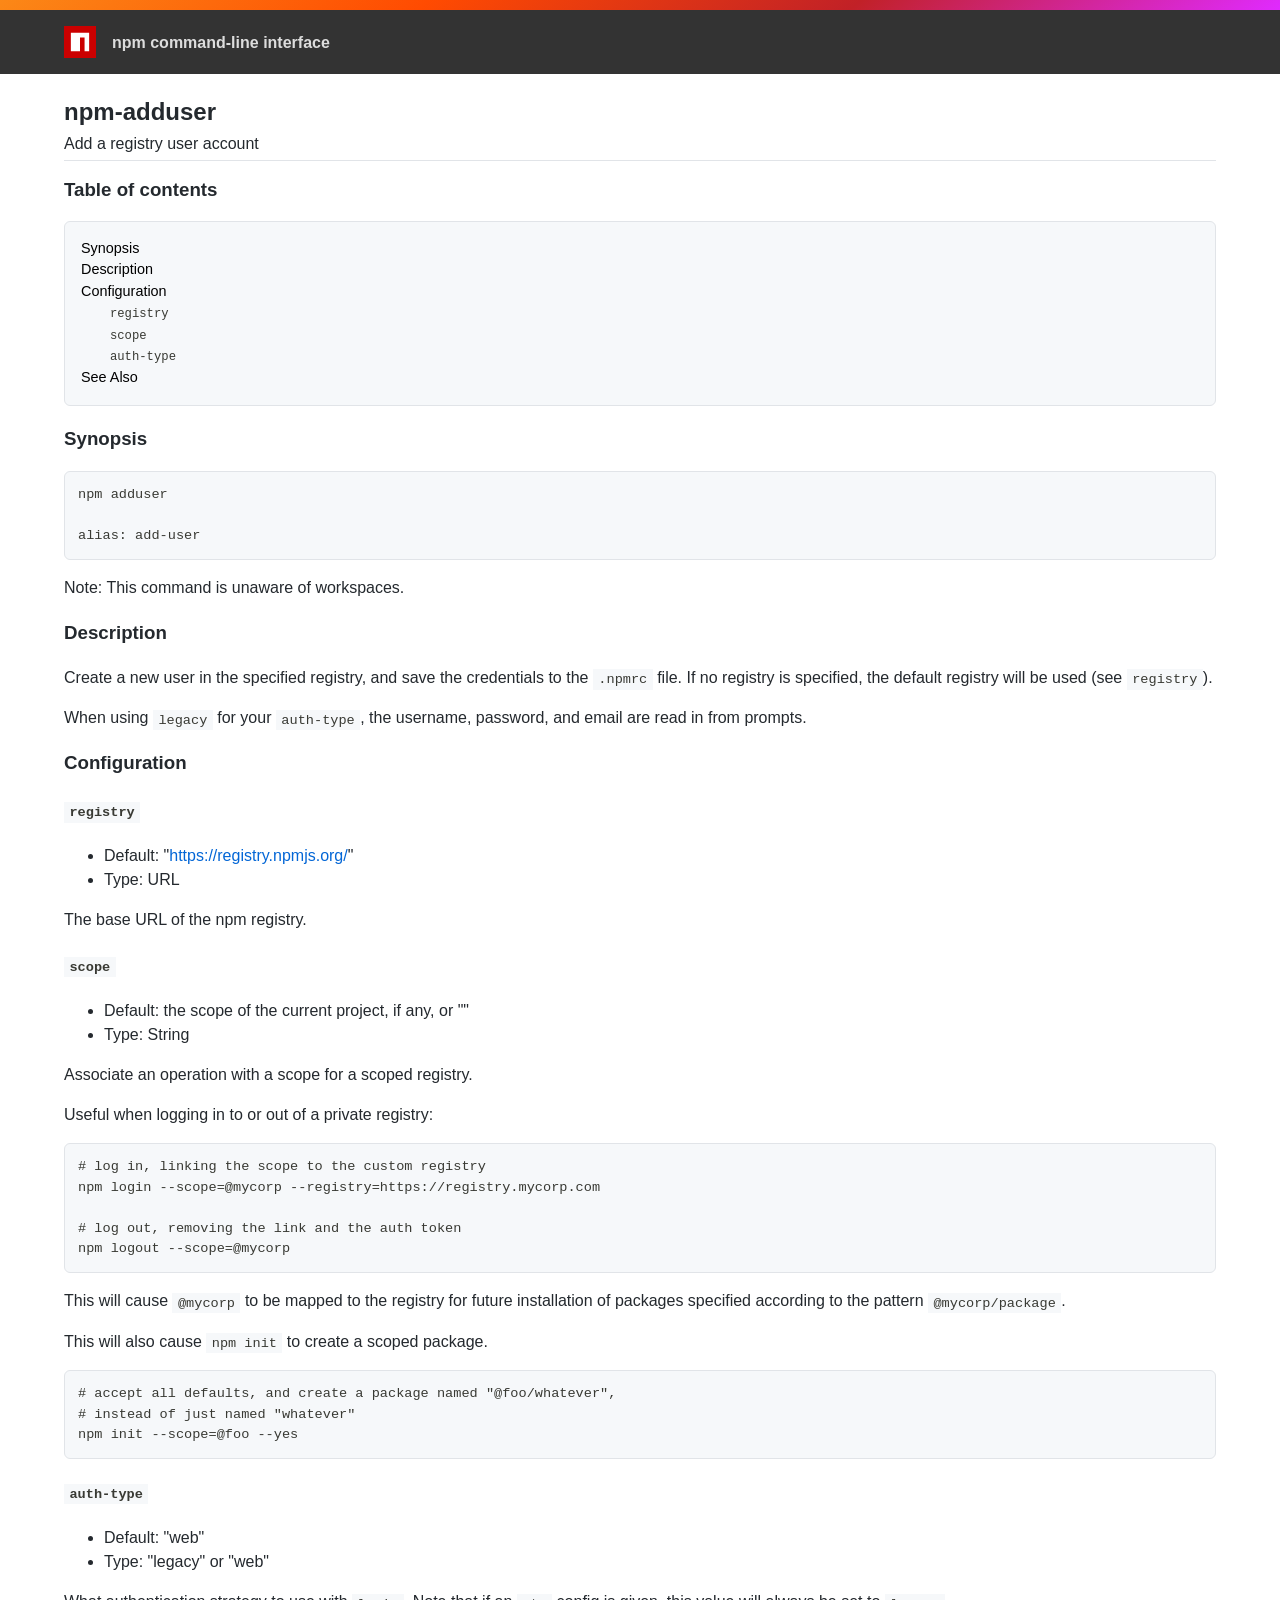
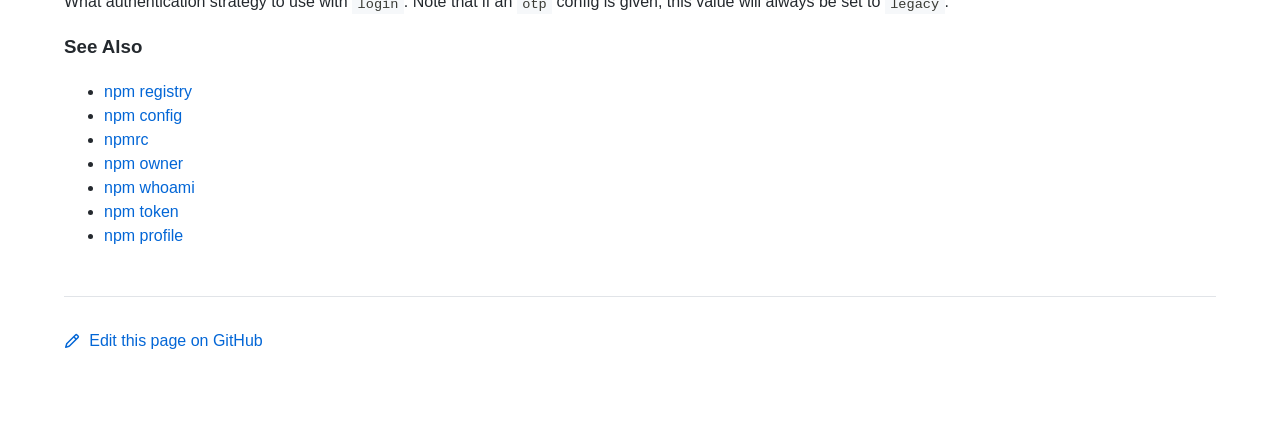
<file: node-v20.11.0-darwin-x64/lib/node_modules/npm/docs/output/commands/npm-adduser.html>
<!DOCTYPE html><html><head>
<meta charset="utf-8">
<title>npm-adduser</title>
<style>
body {
    background-color: #ffffff;
    color: #24292e;

    margin: 0;

    line-height: 1.5;

    font-family: -apple-system, BlinkMacSystemFont, "Segoe UI", Helvetica, Arial, sans-serif, "Apple Color Emoji", "Segoe UI Emoji";
}
#rainbar {
    height: 10px;
    background-image: linear-gradient(139deg, #fb8817, #ff4b01, #c12127, #e02aff);
}

a {
    text-decoration: none;
    color: #0366d6;
}
a:hover {
    text-decoration: underline;
}

pre {
    margin: 1em 0px;
    padding: 1em;
    border: solid 1px #e1e4e8;
    border-radius: 6px;

    display: block;
    overflow: auto;

    white-space: pre;

    background-color: #f6f8fa;
    color: #393a34;
}
code {
    font-family: SFMono-Regular, Consolas, "Liberation Mono", Menlo, Courier, monospace;
    font-size: 85%;
    padding: 0.2em 0.4em;
    background-color: #f6f8fa;
    color: #393a34;
}
pre > code {
    padding: 0;
    background-color: inherit;
    color: inherit;
}
h1, h2, h3 {
    font-weight: 600;
}

#logobar {
    background-color: #333333;
    margin: 0 auto;
    padding: 1em 4em;
}
#logobar .logo {
    float: left;
}
#logobar .title {
    font-weight: 600;
    color: #dddddd;
    float: left;
    margin: 5px 0 0 1em;
}
#logobar:after {
    content: "";
    display: block;
    clear: both;
}

#content {
    margin: 0 auto;
    padding: 0 4em;
}

#table_of_contents > h2 {
    font-size: 1.17em;
}
#table_of_contents ul:first-child {
    border: solid 1px #e1e4e8;
    border-radius: 6px;
    padding: 1em;
    background-color: #f6f8fa;
    color: #393a34;
}
#table_of_contents ul {
    list-style-type: none;
    padding-left: 1.5em;
}
#table_of_contents li {
    font-size: 0.9em;
}
#table_of_contents li a {
    color: #000000;
}

header.title {
    border-bottom: solid 1px #e1e4e8;
}
header.title > h1 {
    margin-bottom: 0.25em;
}
header.title > .description {
    display: block;
    margin-bottom: 0.5em;
    line-height: 1;
}

footer#edit {
    border-top: solid 1px #e1e4e8;
    margin: 3em 0 4em 0;
    padding-top: 2em;
}
</style>
</head>
<body>
<div id="banner">
<div id="rainbar"></div>
<div id="logobar">
<svg class="logo" role="img" height="32" width="32" viewBox="0 0 700 700">
<polygon fill="#cb0000" points="0,700 700,700 700,0 0,0"></polygon>
<polygon fill="#ffffff" points="150,550 350,550 350,250 450,250 450,550 550,550 550,150 150,150"></polygon>
</svg>
<div class="title">
npm command-line interface
</div>
</div>
</div>

<section id="content">
<header class="title">
<h1 id="npm-adduser">npm-adduser</h1>
<span class="description">Add a registry user account</span>
</header>

<section id="table_of_contents">
<h2 id="table-of-contents">Table of contents</h2>
<div id="_table_of_contents"><ul><li><a href="#synopsis">Synopsis</a></li><li><a href="#description">Description</a></li><li><a href="#configuration">Configuration</a></li><ul><li><a href="#registry"><code>registry</code></a></li><li><a href="#scope"><code>scope</code></a></li><li><a href="#auth-type"><code>auth-type</code></a></li></ul><li><a href="#see-also">See Also</a></li></ul></div>
</section>

<div id="_content"><h3 id="synopsis">Synopsis</h3>
<pre><code class="language-bash">npm adduser

alias: add-user
</code></pre>
<p>Note: This command is unaware of workspaces.</p>
<h3 id="description">Description</h3>
<p>Create a new user in the specified registry, and save the credentials to
the <code>.npmrc</code> file. If no registry is specified, the default registry
will be used (see <a href="../using-npm/registry.html"><code>registry</code></a>).</p>
<p>When using <code>legacy</code> for your <code>auth-type</code>, the username, password, and
email are read in from prompts.</p>
<h3 id="configuration">Configuration</h3>
<h4 id="registry"><code>registry</code></h4>
<ul>
<li>Default: "<a href="https://registry.npmjs.org/">https://registry.npmjs.org/</a>"</li>
<li>Type: URL</li>
</ul>
<p>The base URL of the npm registry.</p>
<h4 id="scope"><code>scope</code></h4>
<ul>
<li>Default: the scope of the current project, if any, or ""</li>
<li>Type: String</li>
</ul>
<p>Associate an operation with a scope for a scoped registry.</p>
<p>Useful when logging in to or out of a private registry:</p>
<pre><code># log in, linking the scope to the custom registry
npm login --scope=@mycorp --registry=https://registry.mycorp.com

# log out, removing the link and the auth token
npm logout --scope=@mycorp
</code></pre>
<p>This will cause <code>@mycorp</code> to be mapped to the registry for future
installation of packages specified according to the pattern
<code>@mycorp/package</code>.</p>
<p>This will also cause <code>npm init</code> to create a scoped package.</p>
<pre><code># accept all defaults, and create a package named "@foo/whatever",
# instead of just named "whatever"
npm init --scope=@foo --yes
</code></pre>
<h4 id="auth-type"><code>auth-type</code></h4>
<ul>
<li>Default: "web"</li>
<li>Type: "legacy" or "web"</li>
</ul>
<p>What authentication strategy to use with <code>login</code>. Note that if an <code>otp</code>
config is given, this value will always be set to <code>legacy</code>.</p>
<h3 id="see-also">See Also</h3>
<ul>
<li><a href="../using-npm/registry.html">npm registry</a></li>
<li><a href="../commands/npm-config.html">npm config</a></li>
<li><a href="../configuring-npm/npmrc.html">npmrc</a></li>
<li><a href="../commands/npm-owner.html">npm owner</a></li>
<li><a href="../commands/npm-whoami.html">npm whoami</a></li>
<li><a href="../commands/npm-token.html">npm token</a></li>
<li><a href="../commands/npm-profile.html">npm profile</a></li>
</ul></div>

<footer id="edit">
<a href="https://github.com/npm/cli/edit/latest/docs/content/commands/npm-adduser.md">
<svg role="img" viewBox="0 0 16 16" width="16" height="16" fill="currentcolor" style="vertical-align: text-bottom; margin-right: 0.3em;">
<path fill-rule="evenodd" d="M11.013 1.427a1.75 1.75 0 012.474 0l1.086 1.086a1.75 1.75 0 010 2.474l-8.61 8.61c-.21.21-.47.364-.756.445l-3.251.93a.75.75 0 01-.927-.928l.929-3.25a1.75 1.75 0 01.445-.758l8.61-8.61zm1.414 1.06a.25.25 0 00-.354 0L10.811 3.75l1.439 1.44 1.263-1.263a.25.25 0 000-.354l-1.086-1.086zM11.189 6.25L9.75 4.81l-6.286 6.287a.25.25 0 00-.064.108l-.558 1.953 1.953-.558a.249.249 0 00.108-.064l6.286-6.286z"></path>
</svg>
Edit this page on GitHub
</a>
</footer>
</section>



</body></html>
</file>
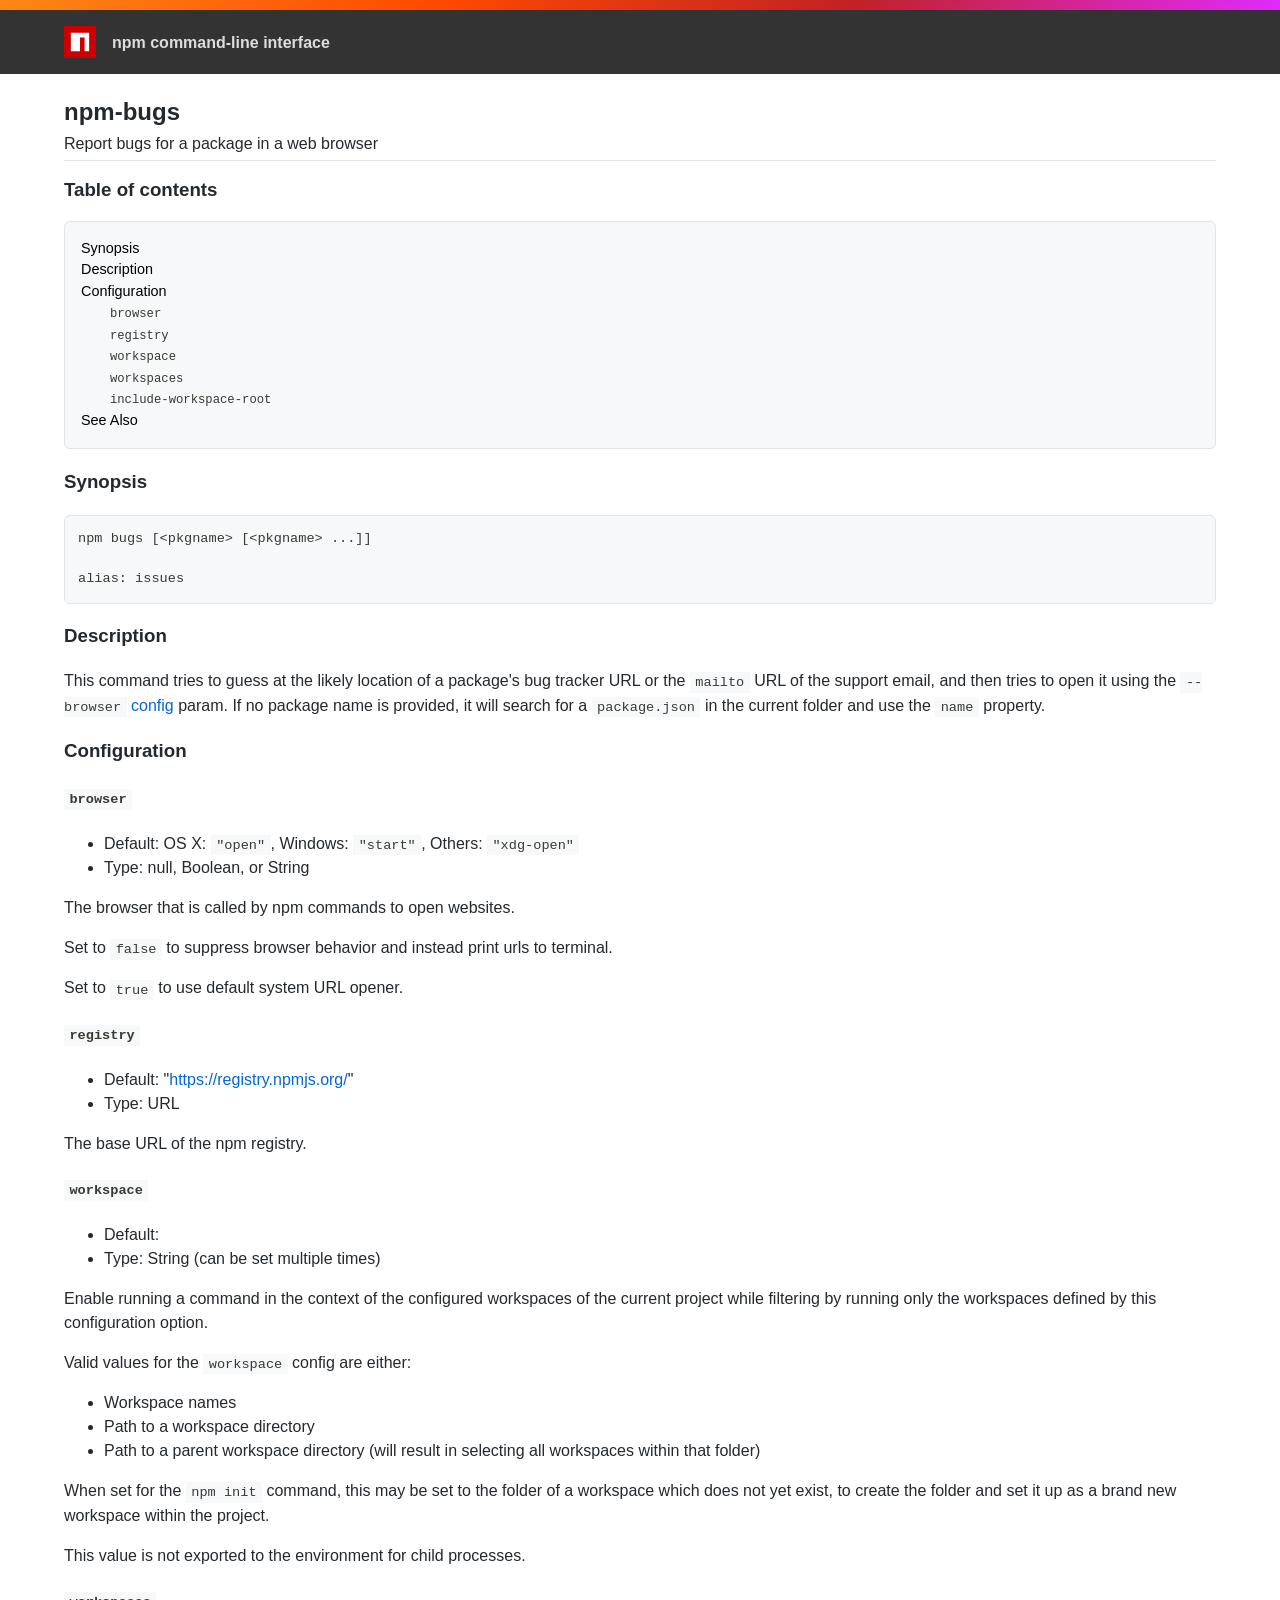
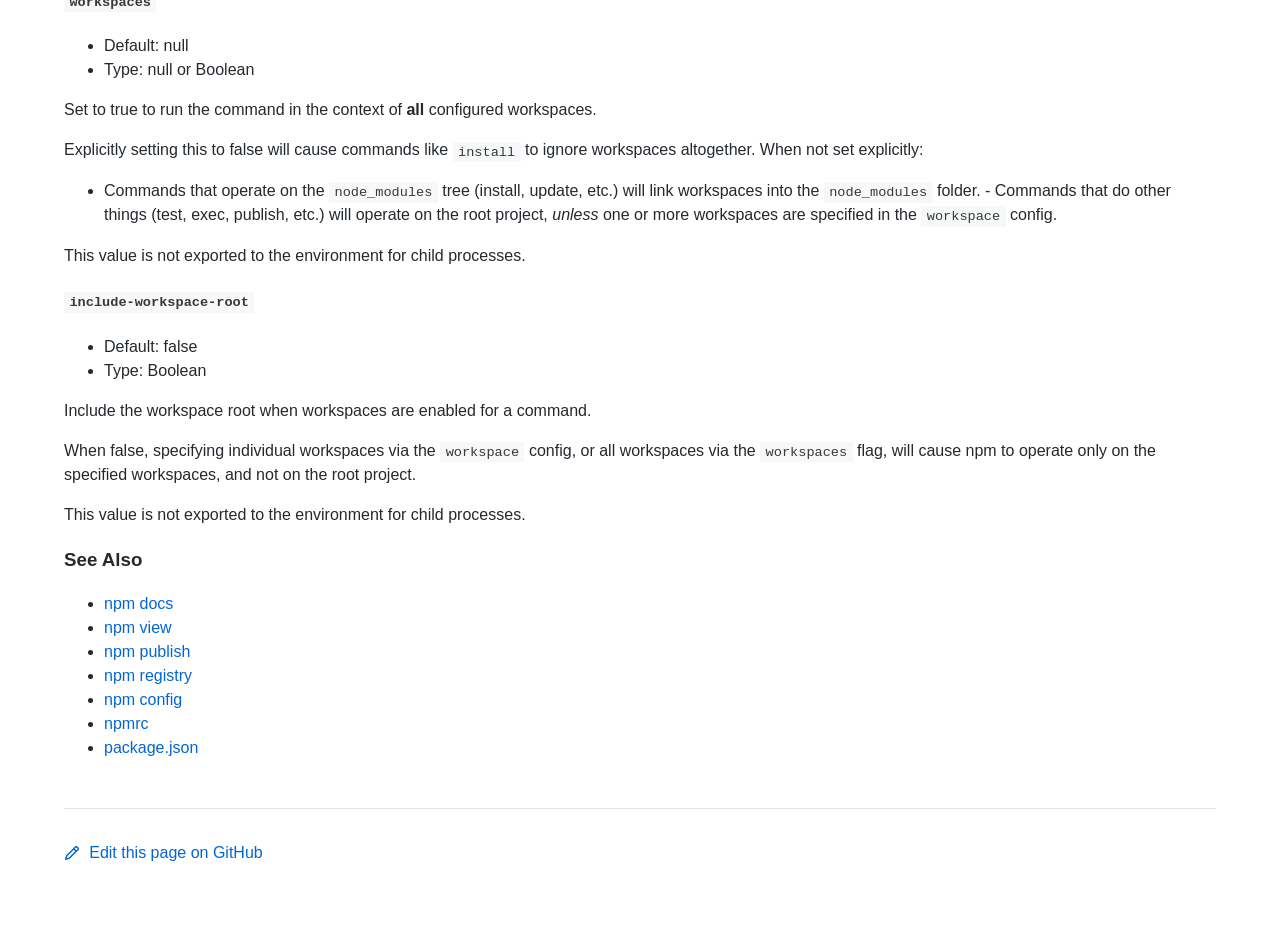
<file: node-v20.11.0-darwin-x64/lib/node_modules/npm/docs/output/commands/npm-bugs.html>
<!DOCTYPE html><html><head>
<meta charset="utf-8">
<title>npm-bugs</title>
<style>
body {
    background-color: #ffffff;
    color: #24292e;

    margin: 0;

    line-height: 1.5;

    font-family: -apple-system, BlinkMacSystemFont, "Segoe UI", Helvetica, Arial, sans-serif, "Apple Color Emoji", "Segoe UI Emoji";
}
#rainbar {
    height: 10px;
    background-image: linear-gradient(139deg, #fb8817, #ff4b01, #c12127, #e02aff);
}

a {
    text-decoration: none;
    color: #0366d6;
}
a:hover {
    text-decoration: underline;
}

pre {
    margin: 1em 0px;
    padding: 1em;
    border: solid 1px #e1e4e8;
    border-radius: 6px;

    display: block;
    overflow: auto;

    white-space: pre;

    background-color: #f6f8fa;
    color: #393a34;
}
code {
    font-family: SFMono-Regular, Consolas, "Liberation Mono", Menlo, Courier, monospace;
    font-size: 85%;
    padding: 0.2em 0.4em;
    background-color: #f6f8fa;
    color: #393a34;
}
pre > code {
    padding: 0;
    background-color: inherit;
    color: inherit;
}
h1, h2, h3 {
    font-weight: 600;
}

#logobar {
    background-color: #333333;
    margin: 0 auto;
    padding: 1em 4em;
}
#logobar .logo {
    float: left;
}
#logobar .title {
    font-weight: 600;
    color: #dddddd;
    float: left;
    margin: 5px 0 0 1em;
}
#logobar:after {
    content: "";
    display: block;
    clear: both;
}

#content {
    margin: 0 auto;
    padding: 0 4em;
}

#table_of_contents > h2 {
    font-size: 1.17em;
}
#table_of_contents ul:first-child {
    border: solid 1px #e1e4e8;
    border-radius: 6px;
    padding: 1em;
    background-color: #f6f8fa;
    color: #393a34;
}
#table_of_contents ul {
    list-style-type: none;
    padding-left: 1.5em;
}
#table_of_contents li {
    font-size: 0.9em;
}
#table_of_contents li a {
    color: #000000;
}

header.title {
    border-bottom: solid 1px #e1e4e8;
}
header.title > h1 {
    margin-bottom: 0.25em;
}
header.title > .description {
    display: block;
    margin-bottom: 0.5em;
    line-height: 1;
}

footer#edit {
    border-top: solid 1px #e1e4e8;
    margin: 3em 0 4em 0;
    padding-top: 2em;
}
</style>
</head>
<body>
<div id="banner">
<div id="rainbar"></div>
<div id="logobar">
<svg class="logo" role="img" height="32" width="32" viewBox="0 0 700 700">
<polygon fill="#cb0000" points="0,700 700,700 700,0 0,0"></polygon>
<polygon fill="#ffffff" points="150,550 350,550 350,250 450,250 450,550 550,550 550,150 150,150"></polygon>
</svg>
<div class="title">
npm command-line interface
</div>
</div>
</div>

<section id="content">
<header class="title">
<h1 id="npm-bugs">npm-bugs</h1>
<span class="description">Report bugs for a package in a web browser</span>
</header>

<section id="table_of_contents">
<h2 id="table-of-contents">Table of contents</h2>
<div id="_table_of_contents"><ul><li><a href="#synopsis">Synopsis</a></li><li><a href="#description">Description</a></li><li><a href="#configuration">Configuration</a></li><ul><li><a href="#browser"><code>browser</code></a></li><li><a href="#registry"><code>registry</code></a></li><li><a href="#workspace"><code>workspace</code></a></li><li><a href="#workspaces"><code>workspaces</code></a></li><li><a href="#include-workspace-root"><code>include-workspace-root</code></a></li></ul><li><a href="#see-also">See Also</a></li></ul></div>
</section>

<div id="_content"><h3 id="synopsis">Synopsis</h3>
<pre><code class="language-bash">npm bugs [&lt;pkgname&gt; [&lt;pkgname&gt; ...]]

alias: issues
</code></pre>
<h3 id="description">Description</h3>
<p>This command tries to guess at the likely location of a package's bug
tracker URL or the <code>mailto</code> URL of the support email, and then tries to
open it using the <a href="../using-npm/config#browser.html"><code>--browser</code> config</a> param. If no
package name is provided, it will search for a <code>package.json</code> in the current
folder and use the <code>name</code> property.</p>
<h3 id="configuration">Configuration</h3>
<h4 id="browser"><code>browser</code></h4>
<ul>
<li>Default: OS X: <code>"open"</code>, Windows: <code>"start"</code>, Others: <code>"xdg-open"</code></li>
<li>Type: null, Boolean, or String</li>
</ul>
<p>The browser that is called by npm commands to open websites.</p>
<p>Set to <code>false</code> to suppress browser behavior and instead print urls to
terminal.</p>
<p>Set to <code>true</code> to use default system URL opener.</p>
<h4 id="registry"><code>registry</code></h4>
<ul>
<li>Default: "<a href="https://registry.npmjs.org/">https://registry.npmjs.org/</a>"</li>
<li>Type: URL</li>
</ul>
<p>The base URL of the npm registry.</p>
<h4 id="workspace"><code>workspace</code></h4>
<ul>
<li>Default:</li>
<li>Type: String (can be set multiple times)</li>
</ul>
<p>Enable running a command in the context of the configured workspaces of the
current project while filtering by running only the workspaces defined by
this configuration option.</p>
<p>Valid values for the <code>workspace</code> config are either:</p>
<ul>
<li>Workspace names</li>
<li>Path to a workspace directory</li>
<li>Path to a parent workspace directory (will result in selecting all
workspaces within that folder)</li>
</ul>
<p>When set for the <code>npm init</code> command, this may be set to the folder of a
workspace which does not yet exist, to create the folder and set it up as a
brand new workspace within the project.</p>
<p>This value is not exported to the environment for child processes.</p>
<h4 id="workspaces"><code>workspaces</code></h4>
<ul>
<li>Default: null</li>
<li>Type: null or Boolean</li>
</ul>
<p>Set to true to run the command in the context of <strong>all</strong> configured
workspaces.</p>
<p>Explicitly setting this to false will cause commands like <code>install</code> to
ignore workspaces altogether. When not set explicitly:</p>
<ul>
<li>Commands that operate on the <code>node_modules</code> tree (install, update, etc.)
will link workspaces into the <code>node_modules</code> folder. - Commands that do
other things (test, exec, publish, etc.) will operate on the root project,
<em>unless</em> one or more workspaces are specified in the <code>workspace</code> config.</li>
</ul>
<p>This value is not exported to the environment for child processes.</p>
<h4 id="include-workspace-root"><code>include-workspace-root</code></h4>
<ul>
<li>Default: false</li>
<li>Type: Boolean</li>
</ul>
<p>Include the workspace root when workspaces are enabled for a command.</p>
<p>When false, specifying individual workspaces via the <code>workspace</code> config, or
all workspaces via the <code>workspaces</code> flag, will cause npm to operate only on
the specified workspaces, and not on the root project.</p>
<p>This value is not exported to the environment for child processes.</p>
<h3 id="see-also">See Also</h3>
<ul>
<li><a href="../commands/npm-docs.html">npm docs</a></li>
<li><a href="../commands/npm-view.html">npm view</a></li>
<li><a href="../commands/npm-publish.html">npm publish</a></li>
<li><a href="../using-npm/registry.html">npm registry</a></li>
<li><a href="../commands/npm-config.html">npm config</a></li>
<li><a href="../configuring-npm/npmrc.html">npmrc</a></li>
<li><a href="../configuring-npm/package-json.html">package.json</a></li>
</ul></div>

<footer id="edit">
<a href="https://github.com/npm/cli/edit/latest/docs/content/commands/npm-bugs.md">
<svg role="img" viewBox="0 0 16 16" width="16" height="16" fill="currentcolor" style="vertical-align: text-bottom; margin-right: 0.3em;">
<path fill-rule="evenodd" d="M11.013 1.427a1.75 1.75 0 012.474 0l1.086 1.086a1.75 1.75 0 010 2.474l-8.61 8.61c-.21.21-.47.364-.756.445l-3.251.93a.75.75 0 01-.927-.928l.929-3.25a1.75 1.75 0 01.445-.758l8.61-8.61zm1.414 1.06a.25.25 0 00-.354 0L10.811 3.75l1.439 1.44 1.263-1.263a.25.25 0 000-.354l-1.086-1.086zM11.189 6.25L9.75 4.81l-6.286 6.287a.25.25 0 00-.064.108l-.558 1.953 1.953-.558a.249.249 0 00.108-.064l6.286-6.286z"></path>
</svg>
Edit this page on GitHub
</a>
</footer>
</section>



</body></html>
</file>
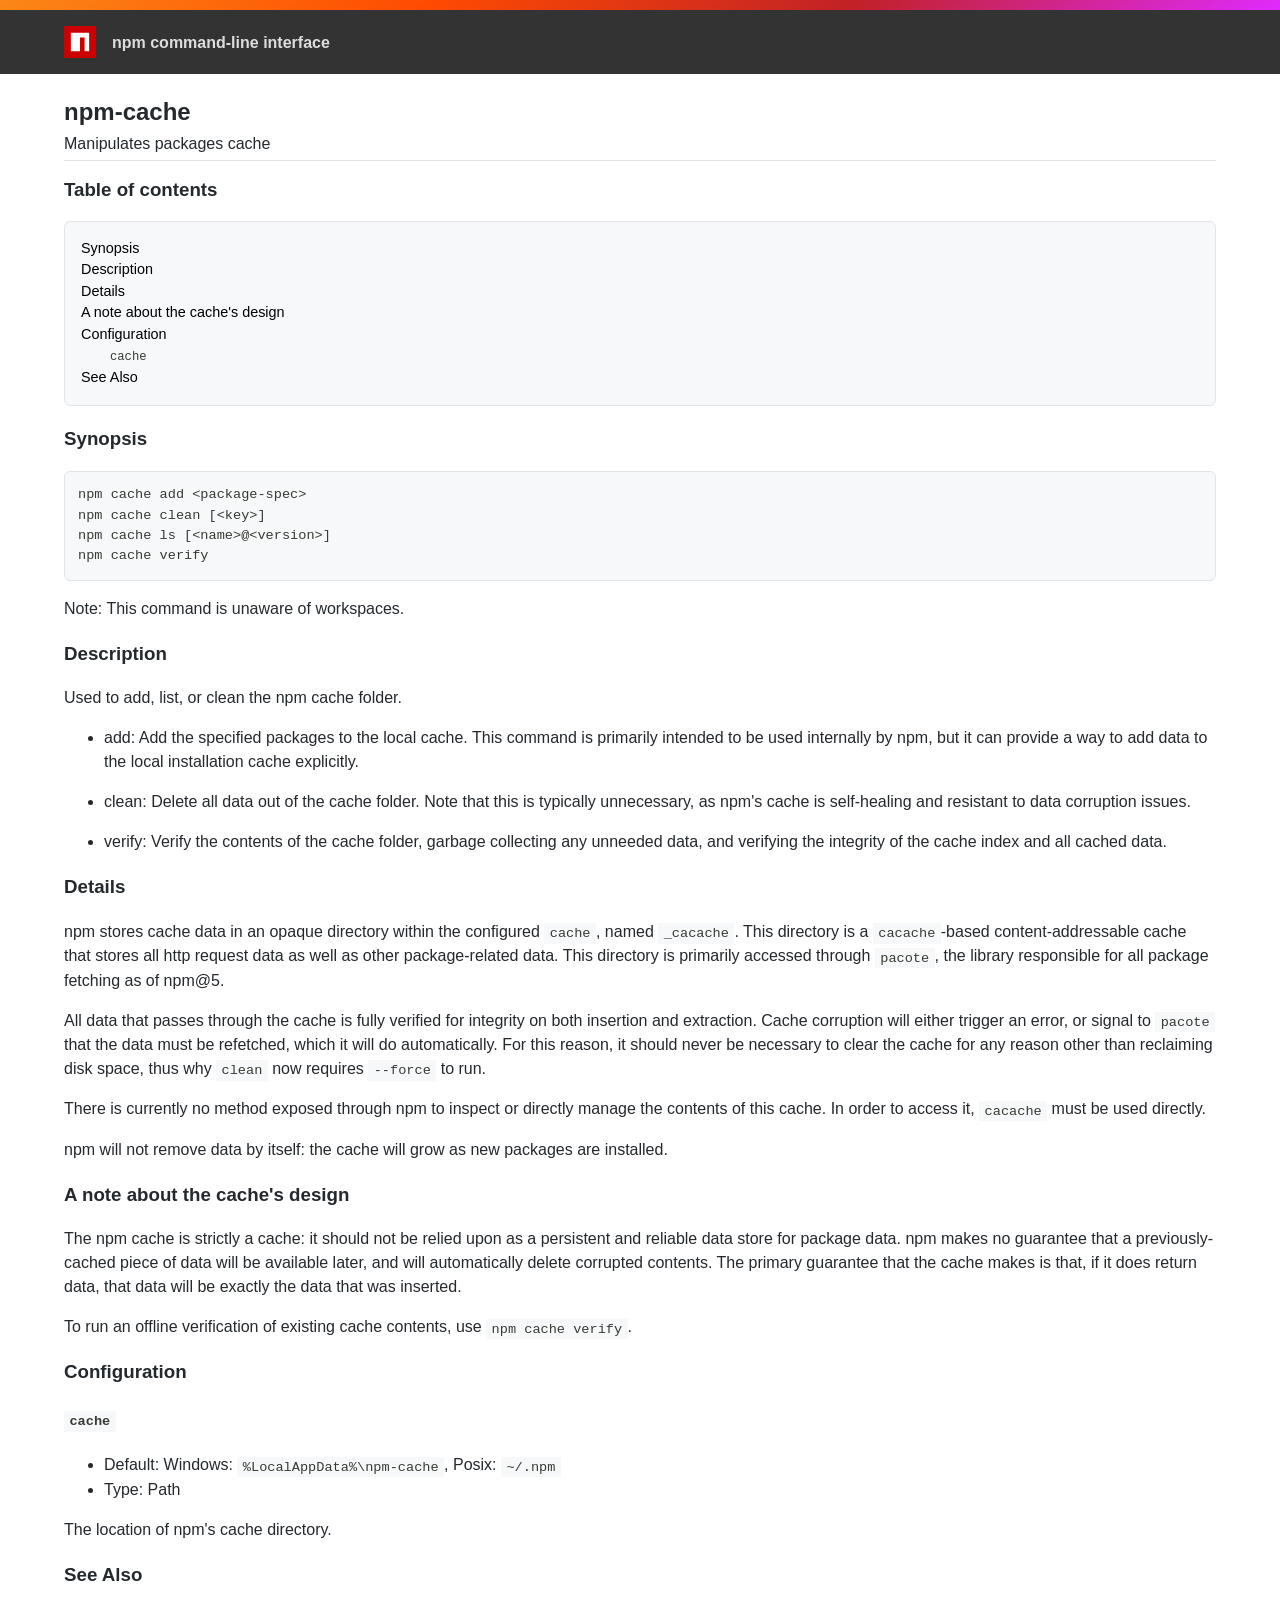
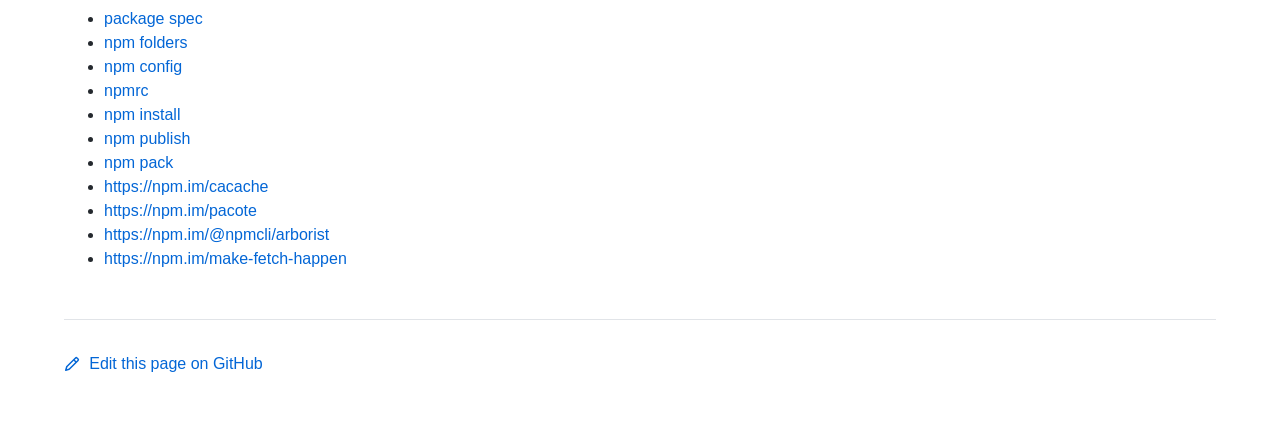
<file: node-v20.11.0-darwin-x64/lib/node_modules/npm/docs/output/commands/npm-cache.html>
<!DOCTYPE html><html><head>
<meta charset="utf-8">
<title>npm-cache</title>
<style>
body {
    background-color: #ffffff;
    color: #24292e;

    margin: 0;

    line-height: 1.5;

    font-family: -apple-system, BlinkMacSystemFont, "Segoe UI", Helvetica, Arial, sans-serif, "Apple Color Emoji", "Segoe UI Emoji";
}
#rainbar {
    height: 10px;
    background-image: linear-gradient(139deg, #fb8817, #ff4b01, #c12127, #e02aff);
}

a {
    text-decoration: none;
    color: #0366d6;
}
a:hover {
    text-decoration: underline;
}

pre {
    margin: 1em 0px;
    padding: 1em;
    border: solid 1px #e1e4e8;
    border-radius: 6px;

    display: block;
    overflow: auto;

    white-space: pre;

    background-color: #f6f8fa;
    color: #393a34;
}
code {
    font-family: SFMono-Regular, Consolas, "Liberation Mono", Menlo, Courier, monospace;
    font-size: 85%;
    padding: 0.2em 0.4em;
    background-color: #f6f8fa;
    color: #393a34;
}
pre > code {
    padding: 0;
    background-color: inherit;
    color: inherit;
}
h1, h2, h3 {
    font-weight: 600;
}

#logobar {
    background-color: #333333;
    margin: 0 auto;
    padding: 1em 4em;
}
#logobar .logo {
    float: left;
}
#logobar .title {
    font-weight: 600;
    color: #dddddd;
    float: left;
    margin: 5px 0 0 1em;
}
#logobar:after {
    content: "";
    display: block;
    clear: both;
}

#content {
    margin: 0 auto;
    padding: 0 4em;
}

#table_of_contents > h2 {
    font-size: 1.17em;
}
#table_of_contents ul:first-child {
    border: solid 1px #e1e4e8;
    border-radius: 6px;
    padding: 1em;
    background-color: #f6f8fa;
    color: #393a34;
}
#table_of_contents ul {
    list-style-type: none;
    padding-left: 1.5em;
}
#table_of_contents li {
    font-size: 0.9em;
}
#table_of_contents li a {
    color: #000000;
}

header.title {
    border-bottom: solid 1px #e1e4e8;
}
header.title > h1 {
    margin-bottom: 0.25em;
}
header.title > .description {
    display: block;
    margin-bottom: 0.5em;
    line-height: 1;
}

footer#edit {
    border-top: solid 1px #e1e4e8;
    margin: 3em 0 4em 0;
    padding-top: 2em;
}
</style>
</head>
<body>
<div id="banner">
<div id="rainbar"></div>
<div id="logobar">
<svg class="logo" role="img" height="32" width="32" viewBox="0 0 700 700">
<polygon fill="#cb0000" points="0,700 700,700 700,0 0,0"></polygon>
<polygon fill="#ffffff" points="150,550 350,550 350,250 450,250 450,550 550,550 550,150 150,150"></polygon>
</svg>
<div class="title">
npm command-line interface
</div>
</div>
</div>

<section id="content">
<header class="title">
<h1 id="npm-cache">npm-cache</h1>
<span class="description">Manipulates packages cache</span>
</header>

<section id="table_of_contents">
<h2 id="table-of-contents">Table of contents</h2>
<div id="_table_of_contents"><ul><li><a href="#synopsis">Synopsis</a></li><li><a href="#description">Description</a></li><li><a href="#details">Details</a></li><li><a href="#a-note-about-the-caches-design">A note about the cache's design</a></li><li><a href="#configuration">Configuration</a></li><ul><li><a href="#cache"><code>cache</code></a></li></ul><li><a href="#see-also">See Also</a></li></ul></div>
</section>

<div id="_content"><h3 id="synopsis">Synopsis</h3>
<pre><code class="language-bash">npm cache add &lt;package-spec&gt;
npm cache clean [&lt;key&gt;]
npm cache ls [&lt;name&gt;@&lt;version&gt;]
npm cache verify
</code></pre>
<p>Note: This command is unaware of workspaces.</p>
<h3 id="description">Description</h3>
<p>Used to add, list, or clean the npm cache folder.</p>
<ul>
<li>
<p>add:
Add the specified packages to the local cache.  This command is primarily
intended to be used internally by npm, but it can provide a way to
add data to the local installation cache explicitly.</p>
</li>
<li>
<p>clean:
Delete all data out of the cache folder.  Note that this is typically
unnecessary, as npm's cache is self-healing and resistant to data
corruption issues.</p>
</li>
<li>
<p>verify:
Verify the contents of the cache folder, garbage collecting any unneeded
data, and verifying the integrity of the cache index and all cached data.</p>
</li>
</ul>
<h3 id="details">Details</h3>
<p>npm stores cache data in an opaque directory within the configured <code>cache</code>,
named <code>_cacache</code>. This directory is a
<a href="http://npm.im/cacache"><code>cacache</code></a>-based content-addressable cache that
stores all http request data as well as other package-related data. This
directory is primarily accessed through <code>pacote</code>, the library responsible
for all package fetching as of npm@5.</p>
<p>All data that passes through the cache is fully verified for integrity on
both insertion and extraction. Cache corruption will either trigger an
error, or signal to <code>pacote</code> that the data must be refetched, which it will
do automatically. For this reason, it should never be necessary to clear
the cache for any reason other than reclaiming disk space, thus why <code>clean</code>
now requires <code>--force</code> to run.</p>
<p>There is currently no method exposed through npm to inspect or directly
manage the contents of this cache. In order to access it, <code>cacache</code> must be
used directly.</p>
<p>npm will not remove data by itself: the cache will grow as new packages are
installed.</p>
<h3 id="a-note-about-the-caches-design">A note about the cache's design</h3>
<p>The npm cache is strictly a cache: it should not be relied upon as a
persistent and reliable data store for package data. npm makes no guarantee
that a previously-cached piece of data will be available later, and will
automatically delete corrupted contents. The primary guarantee that the
cache makes is that, if it does return data, that data will be exactly the
data that was inserted.</p>
<p>To run an offline verification of existing cache contents, use <code>npm cache verify</code>.</p>
<h3 id="configuration">Configuration</h3>
<h4 id="cache"><code>cache</code></h4>
<ul>
<li>Default: Windows: <code>%LocalAppData%\npm-cache</code>, Posix: <code>~/.npm</code></li>
<li>Type: Path</li>
</ul>
<p>The location of npm's cache directory.</p>
<h3 id="see-also">See Also</h3>
<ul>
<li><a href="../using-npm/package-spec.html">package spec</a></li>
<li><a href="../configuring-npm/folders.html">npm folders</a></li>
<li><a href="../commands/npm-config.html">npm config</a></li>
<li><a href="../configuring-npm/npmrc.html">npmrc</a></li>
<li><a href="../commands/npm-install.html">npm install</a></li>
<li><a href="../commands/npm-publish.html">npm publish</a></li>
<li><a href="../commands/npm-pack.html">npm pack</a></li>
<li><a href="https://npm.im/cacache">https://npm.im/cacache</a></li>
<li><a href="https://npm.im/pacote">https://npm.im/pacote</a></li>
<li><a href="https://npm.im/@npmcli/arborist">https://npm.im/@npmcli/arborist</a></li>
<li><a href="https://npm.im/make-fetch-happen">https://npm.im/make-fetch-happen</a></li>
</ul></div>

<footer id="edit">
<a href="https://github.com/npm/cli/edit/latest/docs/content/commands/npm-cache.md">
<svg role="img" viewBox="0 0 16 16" width="16" height="16" fill="currentcolor" style="vertical-align: text-bottom; margin-right: 0.3em;">
<path fill-rule="evenodd" d="M11.013 1.427a1.75 1.75 0 012.474 0l1.086 1.086a1.75 1.75 0 010 2.474l-8.61 8.61c-.21.21-.47.364-.756.445l-3.251.93a.75.75 0 01-.927-.928l.929-3.25a1.75 1.75 0 01.445-.758l8.61-8.61zm1.414 1.06a.25.25 0 00-.354 0L10.811 3.75l1.439 1.44 1.263-1.263a.25.25 0 000-.354l-1.086-1.086zM11.189 6.25L9.75 4.81l-6.286 6.287a.25.25 0 00-.064.108l-.558 1.953 1.953-.558a.249.249 0 00.108-.064l6.286-6.286z"></path>
</svg>
Edit this page on GitHub
</a>
</footer>
</section>



</body></html>
</file>
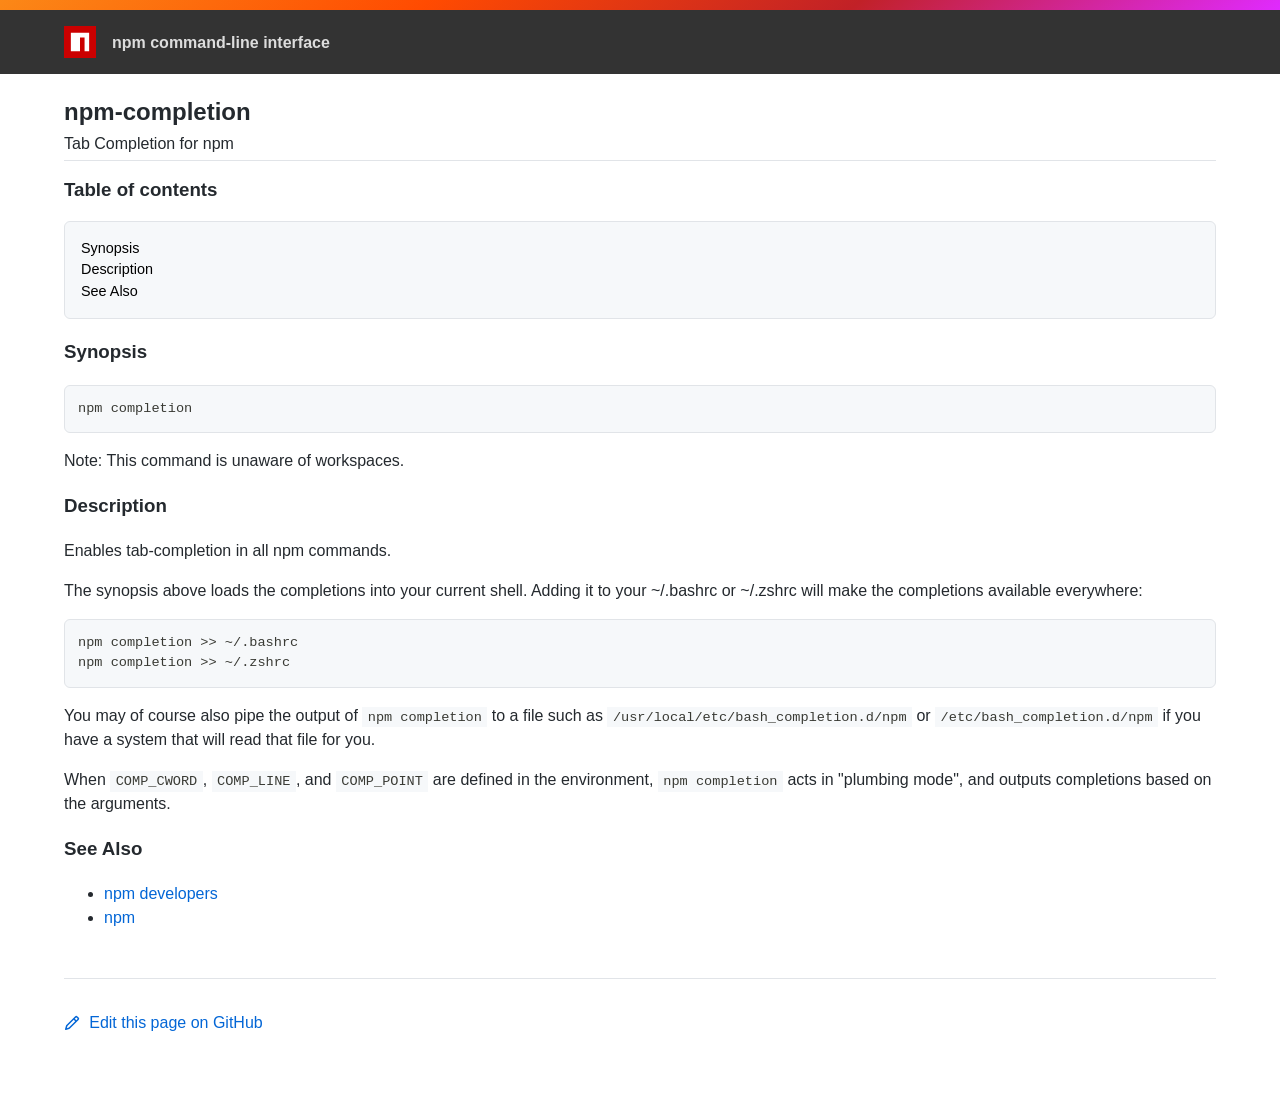
<file: node-v20.11.0-darwin-x64/lib/node_modules/npm/docs/output/commands/npm-completion.html>
<!DOCTYPE html><html><head>
<meta charset="utf-8">
<title>npm-completion</title>
<style>
body {
    background-color: #ffffff;
    color: #24292e;

    margin: 0;

    line-height: 1.5;

    font-family: -apple-system, BlinkMacSystemFont, "Segoe UI", Helvetica, Arial, sans-serif, "Apple Color Emoji", "Segoe UI Emoji";
}
#rainbar {
    height: 10px;
    background-image: linear-gradient(139deg, #fb8817, #ff4b01, #c12127, #e02aff);
}

a {
    text-decoration: none;
    color: #0366d6;
}
a:hover {
    text-decoration: underline;
}

pre {
    margin: 1em 0px;
    padding: 1em;
    border: solid 1px #e1e4e8;
    border-radius: 6px;

    display: block;
    overflow: auto;

    white-space: pre;

    background-color: #f6f8fa;
    color: #393a34;
}
code {
    font-family: SFMono-Regular, Consolas, "Liberation Mono", Menlo, Courier, monospace;
    font-size: 85%;
    padding: 0.2em 0.4em;
    background-color: #f6f8fa;
    color: #393a34;
}
pre > code {
    padding: 0;
    background-color: inherit;
    color: inherit;
}
h1, h2, h3 {
    font-weight: 600;
}

#logobar {
    background-color: #333333;
    margin: 0 auto;
    padding: 1em 4em;
}
#logobar .logo {
    float: left;
}
#logobar .title {
    font-weight: 600;
    color: #dddddd;
    float: left;
    margin: 5px 0 0 1em;
}
#logobar:after {
    content: "";
    display: block;
    clear: both;
}

#content {
    margin: 0 auto;
    padding: 0 4em;
}

#table_of_contents > h2 {
    font-size: 1.17em;
}
#table_of_contents ul:first-child {
    border: solid 1px #e1e4e8;
    border-radius: 6px;
    padding: 1em;
    background-color: #f6f8fa;
    color: #393a34;
}
#table_of_contents ul {
    list-style-type: none;
    padding-left: 1.5em;
}
#table_of_contents li {
    font-size: 0.9em;
}
#table_of_contents li a {
    color: #000000;
}

header.title {
    border-bottom: solid 1px #e1e4e8;
}
header.title > h1 {
    margin-bottom: 0.25em;
}
header.title > .description {
    display: block;
    margin-bottom: 0.5em;
    line-height: 1;
}

footer#edit {
    border-top: solid 1px #e1e4e8;
    margin: 3em 0 4em 0;
    padding-top: 2em;
}
</style>
</head>
<body>
<div id="banner">
<div id="rainbar"></div>
<div id="logobar">
<svg class="logo" role="img" height="32" width="32" viewBox="0 0 700 700">
<polygon fill="#cb0000" points="0,700 700,700 700,0 0,0"></polygon>
<polygon fill="#ffffff" points="150,550 350,550 350,250 450,250 450,550 550,550 550,150 150,150"></polygon>
</svg>
<div class="title">
npm command-line interface
</div>
</div>
</div>

<section id="content">
<header class="title">
<h1 id="npm-completion">npm-completion</h1>
<span class="description">Tab Completion for npm</span>
</header>

<section id="table_of_contents">
<h2 id="table-of-contents">Table of contents</h2>
<div id="_table_of_contents"><ul><li><a href="#synopsis">Synopsis</a></li><li><a href="#description">Description</a></li><li><a href="#see-also">See Also</a></li></ul></div>
</section>

<div id="_content"><h3 id="synopsis">Synopsis</h3>
<pre><code class="language-bash">npm completion
</code></pre>
<p>Note: This command is unaware of workspaces.</p>
<h3 id="description">Description</h3>
<p>Enables tab-completion in all npm commands.</p>
<p>The synopsis above
loads the completions into your current shell.  Adding it to
your ~/.bashrc or ~/.zshrc will make the completions available
everywhere:</p>
<pre><code class="language-bash">npm completion &gt;&gt; ~/.bashrc
npm completion &gt;&gt; ~/.zshrc
</code></pre>
<p>You may of course also pipe the output of <code>npm completion</code> to a file
such as <code>/usr/local/etc/bash_completion.d/npm</code> or
<code>/etc/bash_completion.d/npm</code> if you have a system that will read
that file for you.</p>
<p>When <code>COMP_CWORD</code>, <code>COMP_LINE</code>, and <code>COMP_POINT</code> are defined in the
environment, <code>npm completion</code> acts in "plumbing mode", and outputs
completions based on the arguments.</p>
<h3 id="see-also">See Also</h3>
<ul>
<li><a href="../using-npm/developers.html">npm developers</a></li>
<li><a href="../commands/npm.html">npm</a></li>
</ul></div>

<footer id="edit">
<a href="https://github.com/npm/cli/edit/latest/docs/content/commands/npm-completion.md">
<svg role="img" viewBox="0 0 16 16" width="16" height="16" fill="currentcolor" style="vertical-align: text-bottom; margin-right: 0.3em;">
<path fill-rule="evenodd" d="M11.013 1.427a1.75 1.75 0 012.474 0l1.086 1.086a1.75 1.75 0 010 2.474l-8.61 8.61c-.21.21-.47.364-.756.445l-3.251.93a.75.75 0 01-.927-.928l.929-3.25a1.75 1.75 0 01.445-.758l8.61-8.61zm1.414 1.06a.25.25 0 00-.354 0L10.811 3.75l1.439 1.44 1.263-1.263a.25.25 0 000-.354l-1.086-1.086zM11.189 6.25L9.75 4.81l-6.286 6.287a.25.25 0 00-.064.108l-.558 1.953 1.953-.558a.249.249 0 00.108-.064l6.286-6.286z"></path>
</svg>
Edit this page on GitHub
</a>
</footer>
</section>



</body></html>
</file>
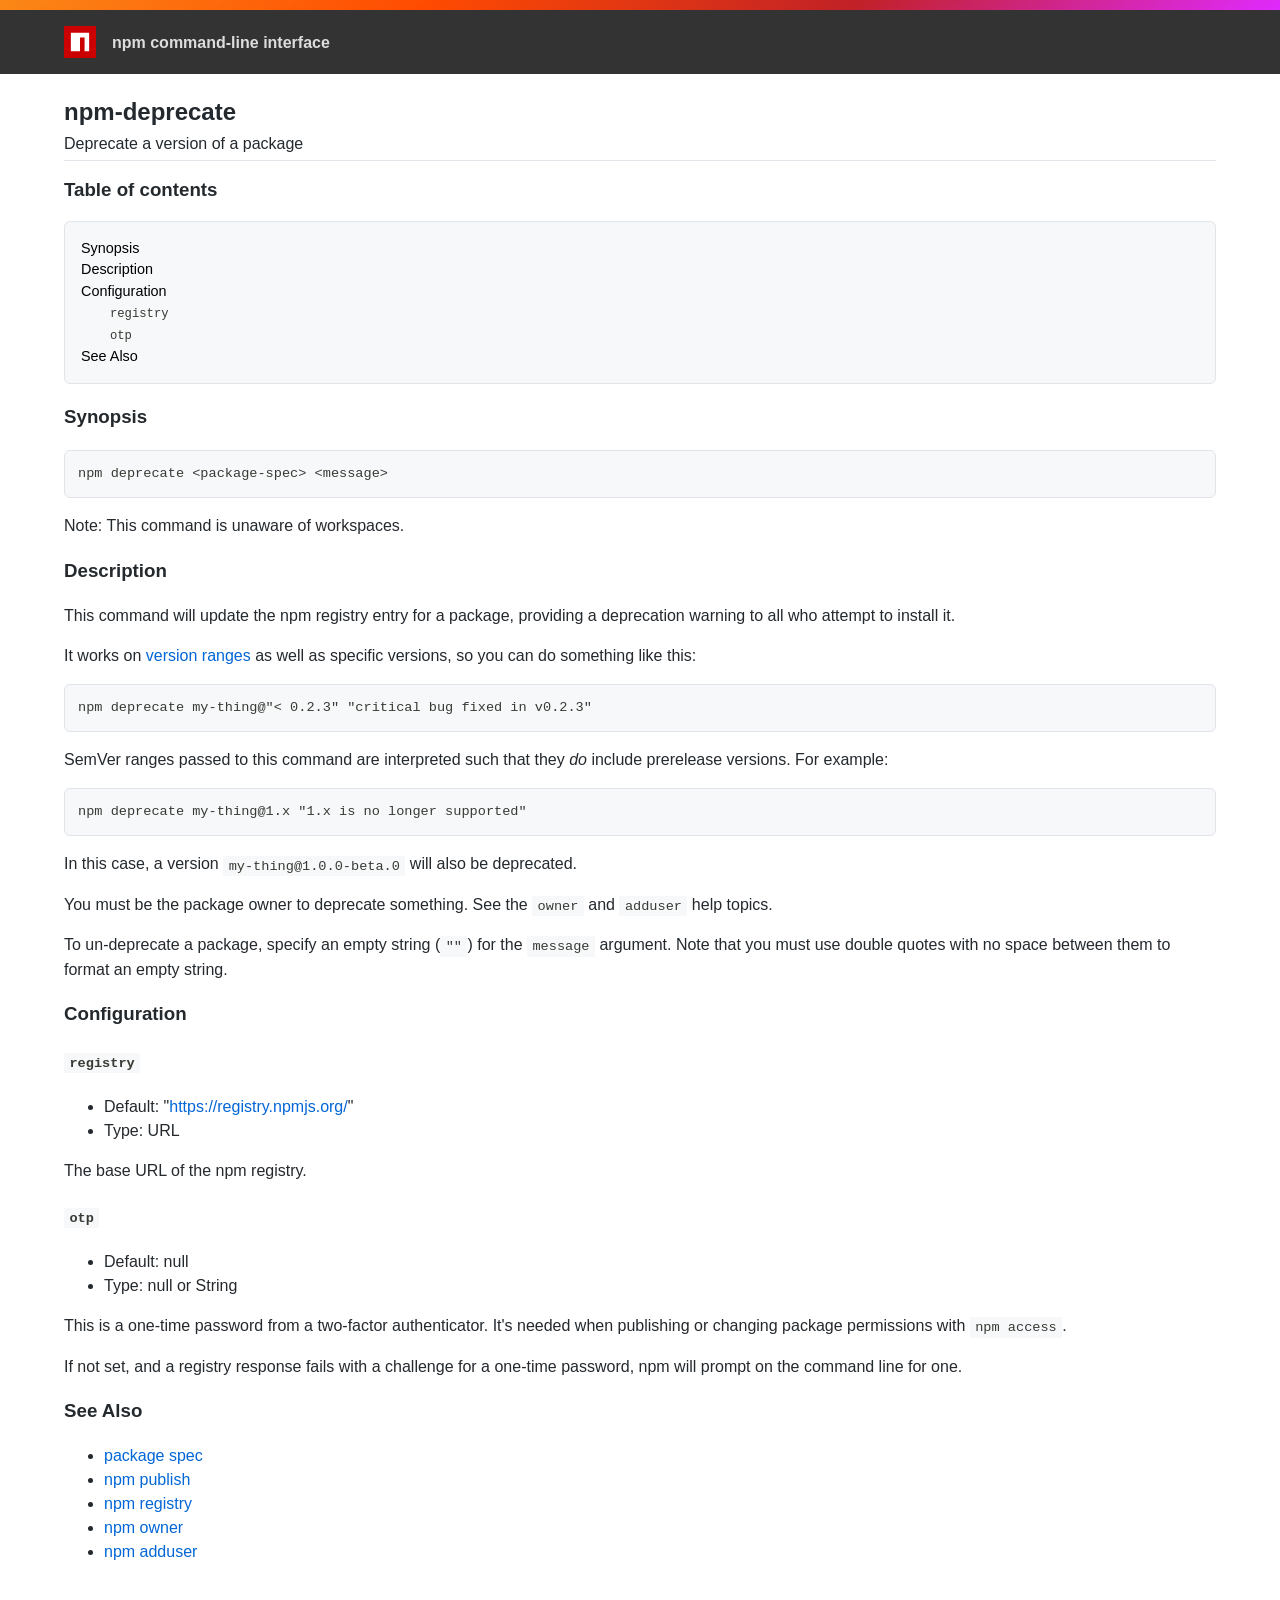
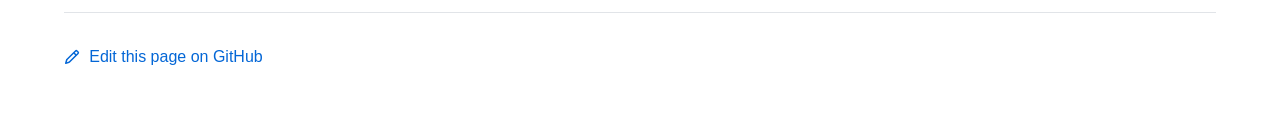
<file: node-v20.11.0-darwin-x64/lib/node_modules/npm/docs/output/commands/npm-deprecate.html>
<!DOCTYPE html><html><head>
<meta charset="utf-8">
<title>npm-deprecate</title>
<style>
body {
    background-color: #ffffff;
    color: #24292e;

    margin: 0;

    line-height: 1.5;

    font-family: -apple-system, BlinkMacSystemFont, "Segoe UI", Helvetica, Arial, sans-serif, "Apple Color Emoji", "Segoe UI Emoji";
}
#rainbar {
    height: 10px;
    background-image: linear-gradient(139deg, #fb8817, #ff4b01, #c12127, #e02aff);
}

a {
    text-decoration: none;
    color: #0366d6;
}
a:hover {
    text-decoration: underline;
}

pre {
    margin: 1em 0px;
    padding: 1em;
    border: solid 1px #e1e4e8;
    border-radius: 6px;

    display: block;
    overflow: auto;

    white-space: pre;

    background-color: #f6f8fa;
    color: #393a34;
}
code {
    font-family: SFMono-Regular, Consolas, "Liberation Mono", Menlo, Courier, monospace;
    font-size: 85%;
    padding: 0.2em 0.4em;
    background-color: #f6f8fa;
    color: #393a34;
}
pre > code {
    padding: 0;
    background-color: inherit;
    color: inherit;
}
h1, h2, h3 {
    font-weight: 600;
}

#logobar {
    background-color: #333333;
    margin: 0 auto;
    padding: 1em 4em;
}
#logobar .logo {
    float: left;
}
#logobar .title {
    font-weight: 600;
    color: #dddddd;
    float: left;
    margin: 5px 0 0 1em;
}
#logobar:after {
    content: "";
    display: block;
    clear: both;
}

#content {
    margin: 0 auto;
    padding: 0 4em;
}

#table_of_contents > h2 {
    font-size: 1.17em;
}
#table_of_contents ul:first-child {
    border: solid 1px #e1e4e8;
    border-radius: 6px;
    padding: 1em;
    background-color: #f6f8fa;
    color: #393a34;
}
#table_of_contents ul {
    list-style-type: none;
    padding-left: 1.5em;
}
#table_of_contents li {
    font-size: 0.9em;
}
#table_of_contents li a {
    color: #000000;
}

header.title {
    border-bottom: solid 1px #e1e4e8;
}
header.title > h1 {
    margin-bottom: 0.25em;
}
header.title > .description {
    display: block;
    margin-bottom: 0.5em;
    line-height: 1;
}

footer#edit {
    border-top: solid 1px #e1e4e8;
    margin: 3em 0 4em 0;
    padding-top: 2em;
}
</style>
</head>
<body>
<div id="banner">
<div id="rainbar"></div>
<div id="logobar">
<svg class="logo" role="img" height="32" width="32" viewBox="0 0 700 700">
<polygon fill="#cb0000" points="0,700 700,700 700,0 0,0"></polygon>
<polygon fill="#ffffff" points="150,550 350,550 350,250 450,250 450,550 550,550 550,150 150,150"></polygon>
</svg>
<div class="title">
npm command-line interface
</div>
</div>
</div>

<section id="content">
<header class="title">
<h1 id="npm-deprecate">npm-deprecate</h1>
<span class="description">Deprecate a version of a package</span>
</header>

<section id="table_of_contents">
<h2 id="table-of-contents">Table of contents</h2>
<div id="_table_of_contents"><ul><li><a href="#synopsis">Synopsis</a></li><li><a href="#description">Description</a></li><li><a href="#configuration">Configuration</a></li><ul><li><a href="#registry"><code>registry</code></a></li><li><a href="#otp"><code>otp</code></a></li></ul><li><a href="#see-also">See Also</a></li></ul></div>
</section>

<div id="_content"><h3 id="synopsis">Synopsis</h3>
<pre><code class="language-bash">npm deprecate &lt;package-spec&gt; &lt;message&gt;
</code></pre>
<p>Note: This command is unaware of workspaces.</p>
<h3 id="description">Description</h3>
<p>This command will update the npm registry entry for a package, providing a
deprecation warning to all who attempt to install it.</p>
<p>It works on <a href="https://semver.npmjs.com/">version ranges</a> as well as specific
versions, so you can do something like this:</p>
<pre><code class="language-bash">npm deprecate my-thing@"&lt; 0.2.3" "critical bug fixed in v0.2.3"
</code></pre>
<p>SemVer ranges passed to this command are interpreted such that they <em>do</em>
include prerelease versions.  For example:</p>
<pre><code class="language-bash">npm deprecate my-thing@1.x "1.x is no longer supported"
</code></pre>
<p>In this case, a version <code>my-thing@1.0.0-beta.0</code> will also be deprecated.</p>
<p>You must be the package owner to deprecate something.  See the <code>owner</code> and
<code>adduser</code> help topics.</p>
<p>To un-deprecate a package, specify an empty string (<code>""</code>) for the <code>message</code>
argument. Note that you must use double quotes with no space between them to
format an empty string.</p>
<h3 id="configuration">Configuration</h3>
<h4 id="registry"><code>registry</code></h4>
<ul>
<li>Default: "<a href="https://registry.npmjs.org/">https://registry.npmjs.org/</a>"</li>
<li>Type: URL</li>
</ul>
<p>The base URL of the npm registry.</p>
<h4 id="otp"><code>otp</code></h4>
<ul>
<li>Default: null</li>
<li>Type: null or String</li>
</ul>
<p>This is a one-time password from a two-factor authenticator. It's needed
when publishing or changing package permissions with <code>npm access</code>.</p>
<p>If not set, and a registry response fails with a challenge for a one-time
password, npm will prompt on the command line for one.</p>
<h3 id="see-also">See Also</h3>
<ul>
<li><a href="../using-npm/package-spec.html">package spec</a></li>
<li><a href="../commands/npm-publish.html">npm publish</a></li>
<li><a href="../using-npm/registry.html">npm registry</a></li>
<li><a href="../commands/npm-owner.html">npm owner</a></li>
<li><a href="../commands/npm-adduser.html">npm adduser</a></li>
</ul></div>

<footer id="edit">
<a href="https://github.com/npm/cli/edit/latest/docs/content/commands/npm-deprecate.md">
<svg role="img" viewBox="0 0 16 16" width="16" height="16" fill="currentcolor" style="vertical-align: text-bottom; margin-right: 0.3em;">
<path fill-rule="evenodd" d="M11.013 1.427a1.75 1.75 0 012.474 0l1.086 1.086a1.75 1.75 0 010 2.474l-8.61 8.61c-.21.21-.47.364-.756.445l-3.251.93a.75.75 0 01-.927-.928l.929-3.25a1.75 1.75 0 01.445-.758l8.61-8.61zm1.414 1.06a.25.25 0 00-.354 0L10.811 3.75l1.439 1.44 1.263-1.263a.25.25 0 000-.354l-1.086-1.086zM11.189 6.25L9.75 4.81l-6.286 6.287a.25.25 0 00-.064.108l-.558 1.953 1.953-.558a.249.249 0 00.108-.064l6.286-6.286z"></path>
</svg>
Edit this page on GitHub
</a>
</footer>
</section>



</body></html>
</file>
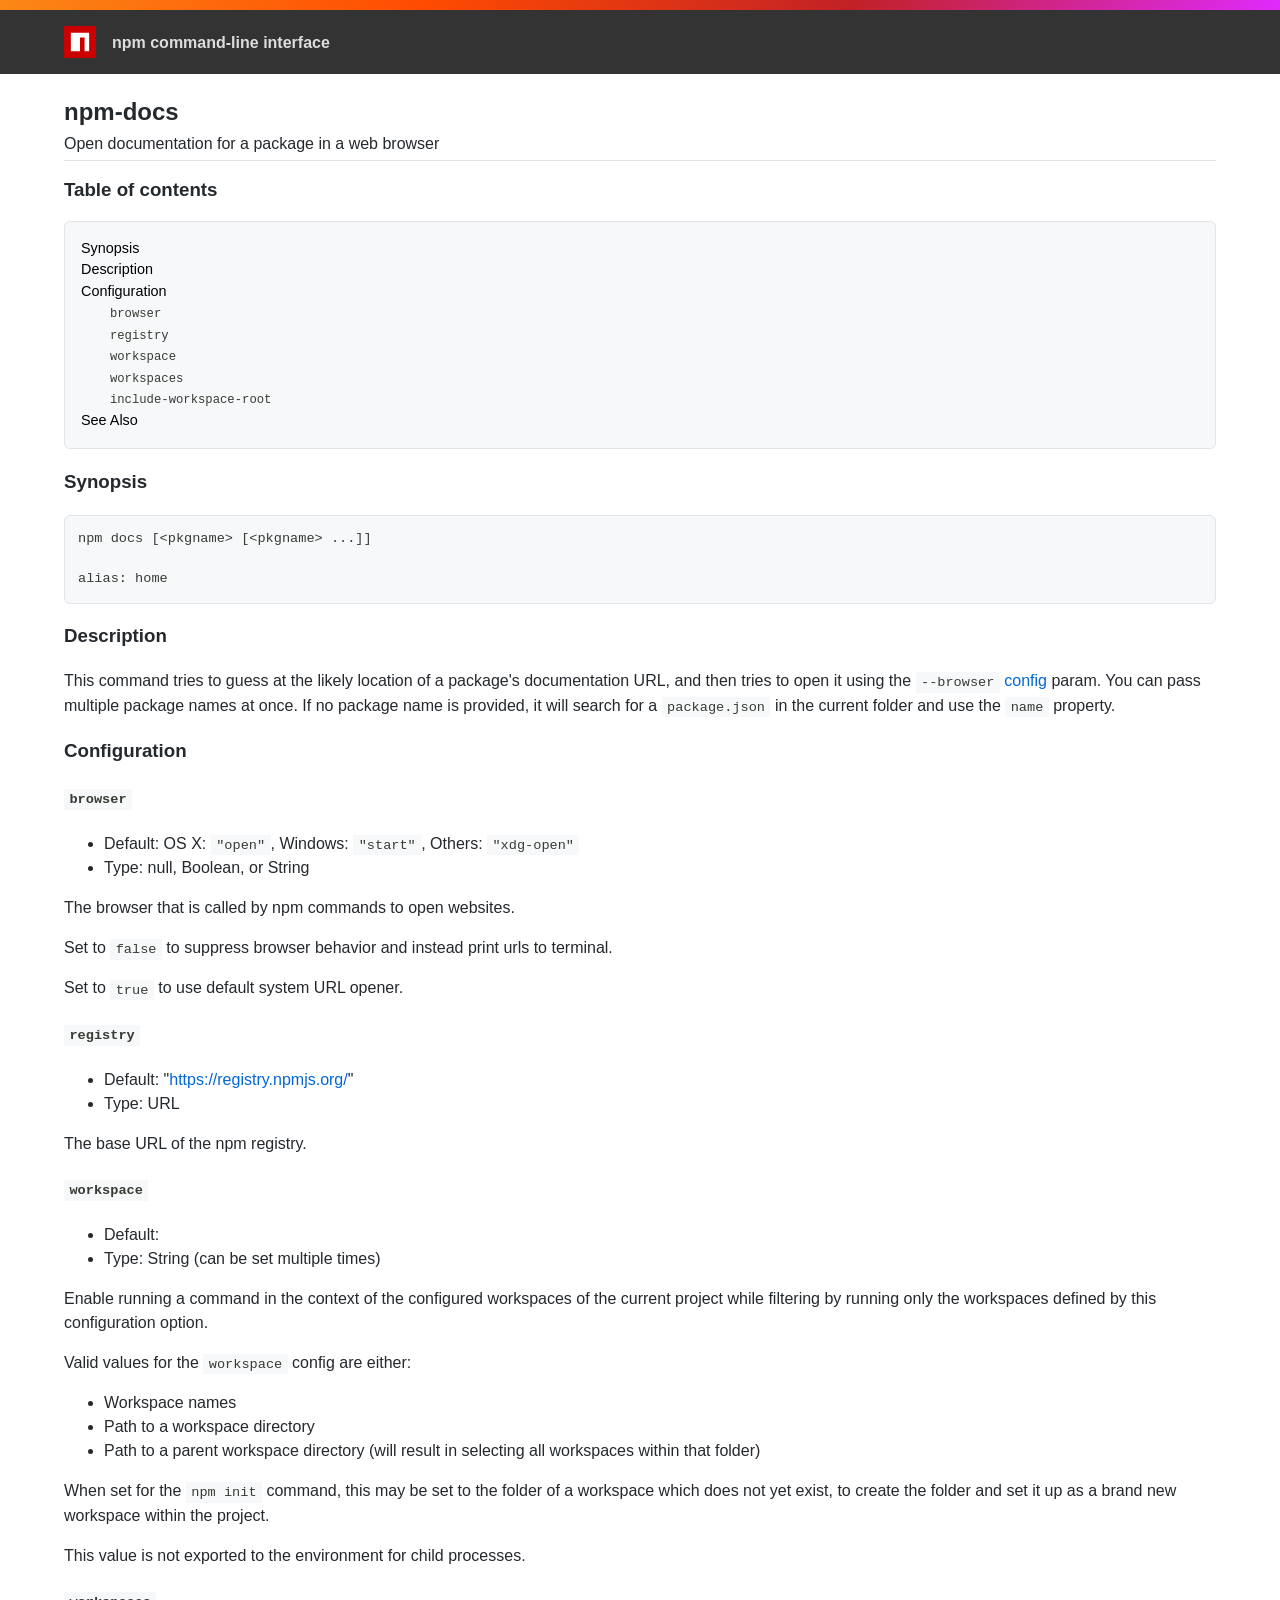
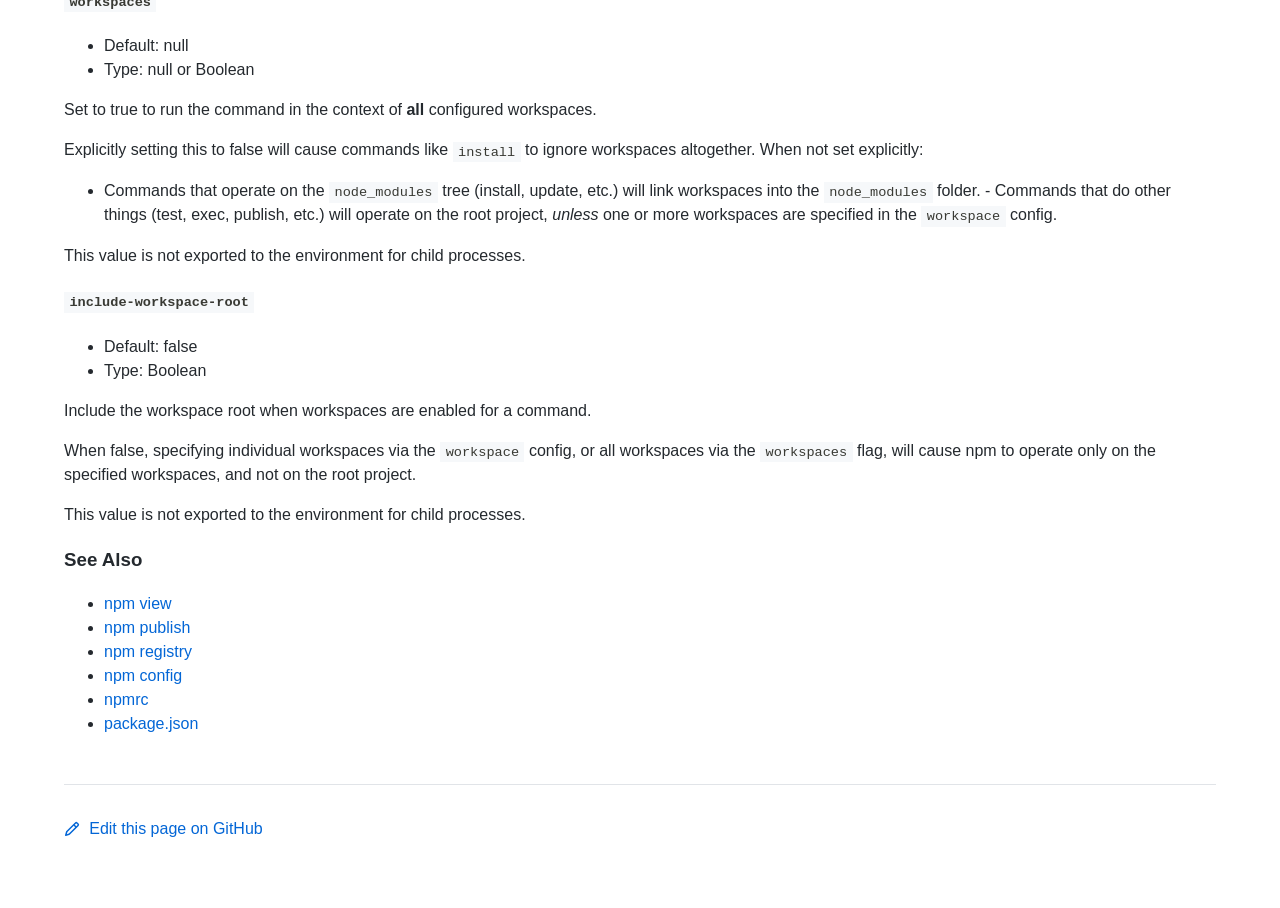
<file: node-v20.11.0-darwin-x64/lib/node_modules/npm/docs/output/commands/npm-docs.html>
<!DOCTYPE html><html><head>
<meta charset="utf-8">
<title>npm-docs</title>
<style>
body {
    background-color: #ffffff;
    color: #24292e;

    margin: 0;

    line-height: 1.5;

    font-family: -apple-system, BlinkMacSystemFont, "Segoe UI", Helvetica, Arial, sans-serif, "Apple Color Emoji", "Segoe UI Emoji";
}
#rainbar {
    height: 10px;
    background-image: linear-gradient(139deg, #fb8817, #ff4b01, #c12127, #e02aff);
}

a {
    text-decoration: none;
    color: #0366d6;
}
a:hover {
    text-decoration: underline;
}

pre {
    margin: 1em 0px;
    padding: 1em;
    border: solid 1px #e1e4e8;
    border-radius: 6px;

    display: block;
    overflow: auto;

    white-space: pre;

    background-color: #f6f8fa;
    color: #393a34;
}
code {
    font-family: SFMono-Regular, Consolas, "Liberation Mono", Menlo, Courier, monospace;
    font-size: 85%;
    padding: 0.2em 0.4em;
    background-color: #f6f8fa;
    color: #393a34;
}
pre > code {
    padding: 0;
    background-color: inherit;
    color: inherit;
}
h1, h2, h3 {
    font-weight: 600;
}

#logobar {
    background-color: #333333;
    margin: 0 auto;
    padding: 1em 4em;
}
#logobar .logo {
    float: left;
}
#logobar .title {
    font-weight: 600;
    color: #dddddd;
    float: left;
    margin: 5px 0 0 1em;
}
#logobar:after {
    content: "";
    display: block;
    clear: both;
}

#content {
    margin: 0 auto;
    padding: 0 4em;
}

#table_of_contents > h2 {
    font-size: 1.17em;
}
#table_of_contents ul:first-child {
    border: solid 1px #e1e4e8;
    border-radius: 6px;
    padding: 1em;
    background-color: #f6f8fa;
    color: #393a34;
}
#table_of_contents ul {
    list-style-type: none;
    padding-left: 1.5em;
}
#table_of_contents li {
    font-size: 0.9em;
}
#table_of_contents li a {
    color: #000000;
}

header.title {
    border-bottom: solid 1px #e1e4e8;
}
header.title > h1 {
    margin-bottom: 0.25em;
}
header.title > .description {
    display: block;
    margin-bottom: 0.5em;
    line-height: 1;
}

footer#edit {
    border-top: solid 1px #e1e4e8;
    margin: 3em 0 4em 0;
    padding-top: 2em;
}
</style>
</head>
<body>
<div id="banner">
<div id="rainbar"></div>
<div id="logobar">
<svg class="logo" role="img" height="32" width="32" viewBox="0 0 700 700">
<polygon fill="#cb0000" points="0,700 700,700 700,0 0,0"></polygon>
<polygon fill="#ffffff" points="150,550 350,550 350,250 450,250 450,550 550,550 550,150 150,150"></polygon>
</svg>
<div class="title">
npm command-line interface
</div>
</div>
</div>

<section id="content">
<header class="title">
<h1 id="npm-docs">npm-docs</h1>
<span class="description">Open documentation for a package in a web browser</span>
</header>

<section id="table_of_contents">
<h2 id="table-of-contents">Table of contents</h2>
<div id="_table_of_contents"><ul><li><a href="#synopsis">Synopsis</a></li><li><a href="#description">Description</a></li><li><a href="#configuration">Configuration</a></li><ul><li><a href="#browser"><code>browser</code></a></li><li><a href="#registry"><code>registry</code></a></li><li><a href="#workspace"><code>workspace</code></a></li><li><a href="#workspaces"><code>workspaces</code></a></li><li><a href="#include-workspace-root"><code>include-workspace-root</code></a></li></ul><li><a href="#see-also">See Also</a></li></ul></div>
</section>

<div id="_content"><h3 id="synopsis">Synopsis</h3>
<pre><code class="language-bash">npm docs [&lt;pkgname&gt; [&lt;pkgname&gt; ...]]

alias: home
</code></pre>
<h3 id="description">Description</h3>
<p>This command tries to guess at the likely location of a package's
documentation URL, and then tries to open it using the
<a href="../using-npm/config#browser.html"><code>--browser</code> config</a> param. You can pass multiple
package names at once. If no package name is provided, it will search for a
<code>package.json</code> in the current folder and use the <code>name</code> property.</p>
<h3 id="configuration">Configuration</h3>
<h4 id="browser"><code>browser</code></h4>
<ul>
<li>Default: OS X: <code>"open"</code>, Windows: <code>"start"</code>, Others: <code>"xdg-open"</code></li>
<li>Type: null, Boolean, or String</li>
</ul>
<p>The browser that is called by npm commands to open websites.</p>
<p>Set to <code>false</code> to suppress browser behavior and instead print urls to
terminal.</p>
<p>Set to <code>true</code> to use default system URL opener.</p>
<h4 id="registry"><code>registry</code></h4>
<ul>
<li>Default: "<a href="https://registry.npmjs.org/">https://registry.npmjs.org/</a>"</li>
<li>Type: URL</li>
</ul>
<p>The base URL of the npm registry.</p>
<h4 id="workspace"><code>workspace</code></h4>
<ul>
<li>Default:</li>
<li>Type: String (can be set multiple times)</li>
</ul>
<p>Enable running a command in the context of the configured workspaces of the
current project while filtering by running only the workspaces defined by
this configuration option.</p>
<p>Valid values for the <code>workspace</code> config are either:</p>
<ul>
<li>Workspace names</li>
<li>Path to a workspace directory</li>
<li>Path to a parent workspace directory (will result in selecting all
workspaces within that folder)</li>
</ul>
<p>When set for the <code>npm init</code> command, this may be set to the folder of a
workspace which does not yet exist, to create the folder and set it up as a
brand new workspace within the project.</p>
<p>This value is not exported to the environment for child processes.</p>
<h4 id="workspaces"><code>workspaces</code></h4>
<ul>
<li>Default: null</li>
<li>Type: null or Boolean</li>
</ul>
<p>Set to true to run the command in the context of <strong>all</strong> configured
workspaces.</p>
<p>Explicitly setting this to false will cause commands like <code>install</code> to
ignore workspaces altogether. When not set explicitly:</p>
<ul>
<li>Commands that operate on the <code>node_modules</code> tree (install, update, etc.)
will link workspaces into the <code>node_modules</code> folder. - Commands that do
other things (test, exec, publish, etc.) will operate on the root project,
<em>unless</em> one or more workspaces are specified in the <code>workspace</code> config.</li>
</ul>
<p>This value is not exported to the environment for child processes.</p>
<h4 id="include-workspace-root"><code>include-workspace-root</code></h4>
<ul>
<li>Default: false</li>
<li>Type: Boolean</li>
</ul>
<p>Include the workspace root when workspaces are enabled for a command.</p>
<p>When false, specifying individual workspaces via the <code>workspace</code> config, or
all workspaces via the <code>workspaces</code> flag, will cause npm to operate only on
the specified workspaces, and not on the root project.</p>
<p>This value is not exported to the environment for child processes.</p>
<h3 id="see-also">See Also</h3>
<ul>
<li><a href="../commands/npm-view.html">npm view</a></li>
<li><a href="../commands/npm-publish.html">npm publish</a></li>
<li><a href="../using-npm/registry.html">npm registry</a></li>
<li><a href="../commands/npm-config.html">npm config</a></li>
<li><a href="../configuring-npm/npmrc.html">npmrc</a></li>
<li><a href="../configuring-npm/package-json.html">package.json</a></li>
</ul></div>

<footer id="edit">
<a href="https://github.com/npm/cli/edit/latest/docs/content/commands/npm-docs.md">
<svg role="img" viewBox="0 0 16 16" width="16" height="16" fill="currentcolor" style="vertical-align: text-bottom; margin-right: 0.3em;">
<path fill-rule="evenodd" d="M11.013 1.427a1.75 1.75 0 012.474 0l1.086 1.086a1.75 1.75 0 010 2.474l-8.61 8.61c-.21.21-.47.364-.756.445l-3.251.93a.75.75 0 01-.927-.928l.929-3.25a1.75 1.75 0 01.445-.758l8.61-8.61zm1.414 1.06a.25.25 0 00-.354 0L10.811 3.75l1.439 1.44 1.263-1.263a.25.25 0 000-.354l-1.086-1.086zM11.189 6.25L9.75 4.81l-6.286 6.287a.25.25 0 00-.064.108l-.558 1.953 1.953-.558a.249.249 0 00.108-.064l6.286-6.286z"></path>
</svg>
Edit this page on GitHub
</a>
</footer>
</section>



</body></html>
</file>
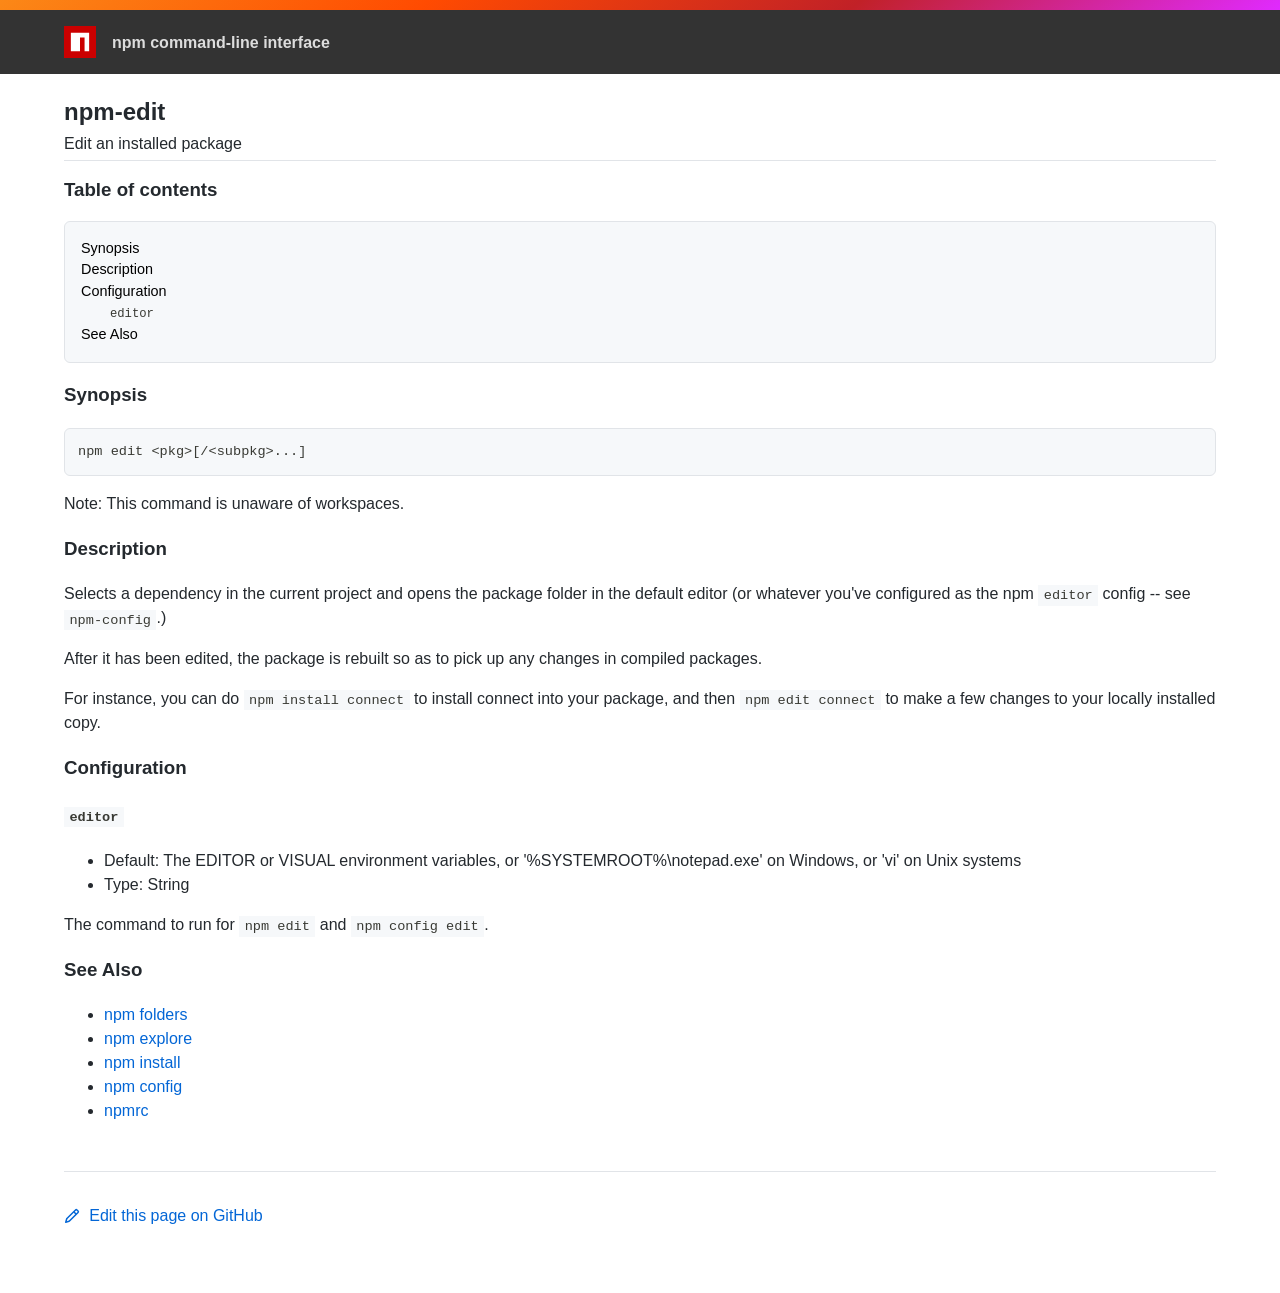
<file: node-v20.11.0-darwin-x64/lib/node_modules/npm/docs/output/commands/npm-edit.html>
<!DOCTYPE html><html><head>
<meta charset="utf-8">
<title>npm-edit</title>
<style>
body {
    background-color: #ffffff;
    color: #24292e;

    margin: 0;

    line-height: 1.5;

    font-family: -apple-system, BlinkMacSystemFont, "Segoe UI", Helvetica, Arial, sans-serif, "Apple Color Emoji", "Segoe UI Emoji";
}
#rainbar {
    height: 10px;
    background-image: linear-gradient(139deg, #fb8817, #ff4b01, #c12127, #e02aff);
}

a {
    text-decoration: none;
    color: #0366d6;
}
a:hover {
    text-decoration: underline;
}

pre {
    margin: 1em 0px;
    padding: 1em;
    border: solid 1px #e1e4e8;
    border-radius: 6px;

    display: block;
    overflow: auto;

    white-space: pre;

    background-color: #f6f8fa;
    color: #393a34;
}
code {
    font-family: SFMono-Regular, Consolas, "Liberation Mono", Menlo, Courier, monospace;
    font-size: 85%;
    padding: 0.2em 0.4em;
    background-color: #f6f8fa;
    color: #393a34;
}
pre > code {
    padding: 0;
    background-color: inherit;
    color: inherit;
}
h1, h2, h3 {
    font-weight: 600;
}

#logobar {
    background-color: #333333;
    margin: 0 auto;
    padding: 1em 4em;
}
#logobar .logo {
    float: left;
}
#logobar .title {
    font-weight: 600;
    color: #dddddd;
    float: left;
    margin: 5px 0 0 1em;
}
#logobar:after {
    content: "";
    display: block;
    clear: both;
}

#content {
    margin: 0 auto;
    padding: 0 4em;
}

#table_of_contents > h2 {
    font-size: 1.17em;
}
#table_of_contents ul:first-child {
    border: solid 1px #e1e4e8;
    border-radius: 6px;
    padding: 1em;
    background-color: #f6f8fa;
    color: #393a34;
}
#table_of_contents ul {
    list-style-type: none;
    padding-left: 1.5em;
}
#table_of_contents li {
    font-size: 0.9em;
}
#table_of_contents li a {
    color: #000000;
}

header.title {
    border-bottom: solid 1px #e1e4e8;
}
header.title > h1 {
    margin-bottom: 0.25em;
}
header.title > .description {
    display: block;
    margin-bottom: 0.5em;
    line-height: 1;
}

footer#edit {
    border-top: solid 1px #e1e4e8;
    margin: 3em 0 4em 0;
    padding-top: 2em;
}
</style>
</head>
<body>
<div id="banner">
<div id="rainbar"></div>
<div id="logobar">
<svg class="logo" role="img" height="32" width="32" viewBox="0 0 700 700">
<polygon fill="#cb0000" points="0,700 700,700 700,0 0,0"></polygon>
<polygon fill="#ffffff" points="150,550 350,550 350,250 450,250 450,550 550,550 550,150 150,150"></polygon>
</svg>
<div class="title">
npm command-line interface
</div>
</div>
</div>

<section id="content">
<header class="title">
<h1 id="npm-edit">npm-edit</h1>
<span class="description">Edit an installed package</span>
</header>

<section id="table_of_contents">
<h2 id="table-of-contents">Table of contents</h2>
<div id="_table_of_contents"><ul><li><a href="#synopsis">Synopsis</a></li><li><a href="#description">Description</a></li><li><a href="#configuration">Configuration</a></li><ul><li><a href="#editor"><code>editor</code></a></li></ul><li><a href="#see-also">See Also</a></li></ul></div>
</section>

<div id="_content"><h3 id="synopsis">Synopsis</h3>
<pre><code class="language-bash">npm edit &lt;pkg&gt;[/&lt;subpkg&gt;...]
</code></pre>
<p>Note: This command is unaware of workspaces.</p>
<h3 id="description">Description</h3>
<p>Selects a dependency in the current project and opens the package folder in
the default editor (or whatever you've configured as the npm <code>editor</code>
config -- see <a href="npm-config"><code>npm-config</code></a>.)</p>
<p>After it has been edited, the package is rebuilt so as to pick up any
changes in compiled packages.</p>
<p>For instance, you can do <code>npm install connect</code> to install connect
into your package, and then <code>npm edit connect</code> to make a few
changes to your locally installed copy.</p>
<h3 id="configuration">Configuration</h3>
<h4 id="editor"><code>editor</code></h4>
<ul>
<li>Default: The EDITOR or VISUAL environment variables, or
'%SYSTEMROOT%\notepad.exe' on Windows, or 'vi' on Unix systems</li>
<li>Type: String</li>
</ul>
<p>The command to run for <code>npm edit</code> and <code>npm config edit</code>.</p>
<h3 id="see-also">See Also</h3>
<ul>
<li><a href="../configuring-npm/folders.html">npm folders</a></li>
<li><a href="../commands/npm-explore.html">npm explore</a></li>
<li><a href="../commands/npm-install.html">npm install</a></li>
<li><a href="../commands/npm-config.html">npm config</a></li>
<li><a href="../configuring-npm/npmrc.html">npmrc</a></li>
</ul></div>

<footer id="edit">
<a href="https://github.com/npm/cli/edit/latest/docs/content/commands/npm-edit.md">
<svg role="img" viewBox="0 0 16 16" width="16" height="16" fill="currentcolor" style="vertical-align: text-bottom; margin-right: 0.3em;">
<path fill-rule="evenodd" d="M11.013 1.427a1.75 1.75 0 012.474 0l1.086 1.086a1.75 1.75 0 010 2.474l-8.61 8.61c-.21.21-.47.364-.756.445l-3.251.93a.75.75 0 01-.927-.928l.929-3.25a1.75 1.75 0 01.445-.758l8.61-8.61zm1.414 1.06a.25.25 0 00-.354 0L10.811 3.75l1.439 1.44 1.263-1.263a.25.25 0 000-.354l-1.086-1.086zM11.189 6.25L9.75 4.81l-6.286 6.287a.25.25 0 00-.064.108l-.558 1.953 1.953-.558a.249.249 0 00.108-.064l6.286-6.286z"></path>
</svg>
Edit this page on GitHub
</a>
</footer>
</section>



</body></html>
</file>
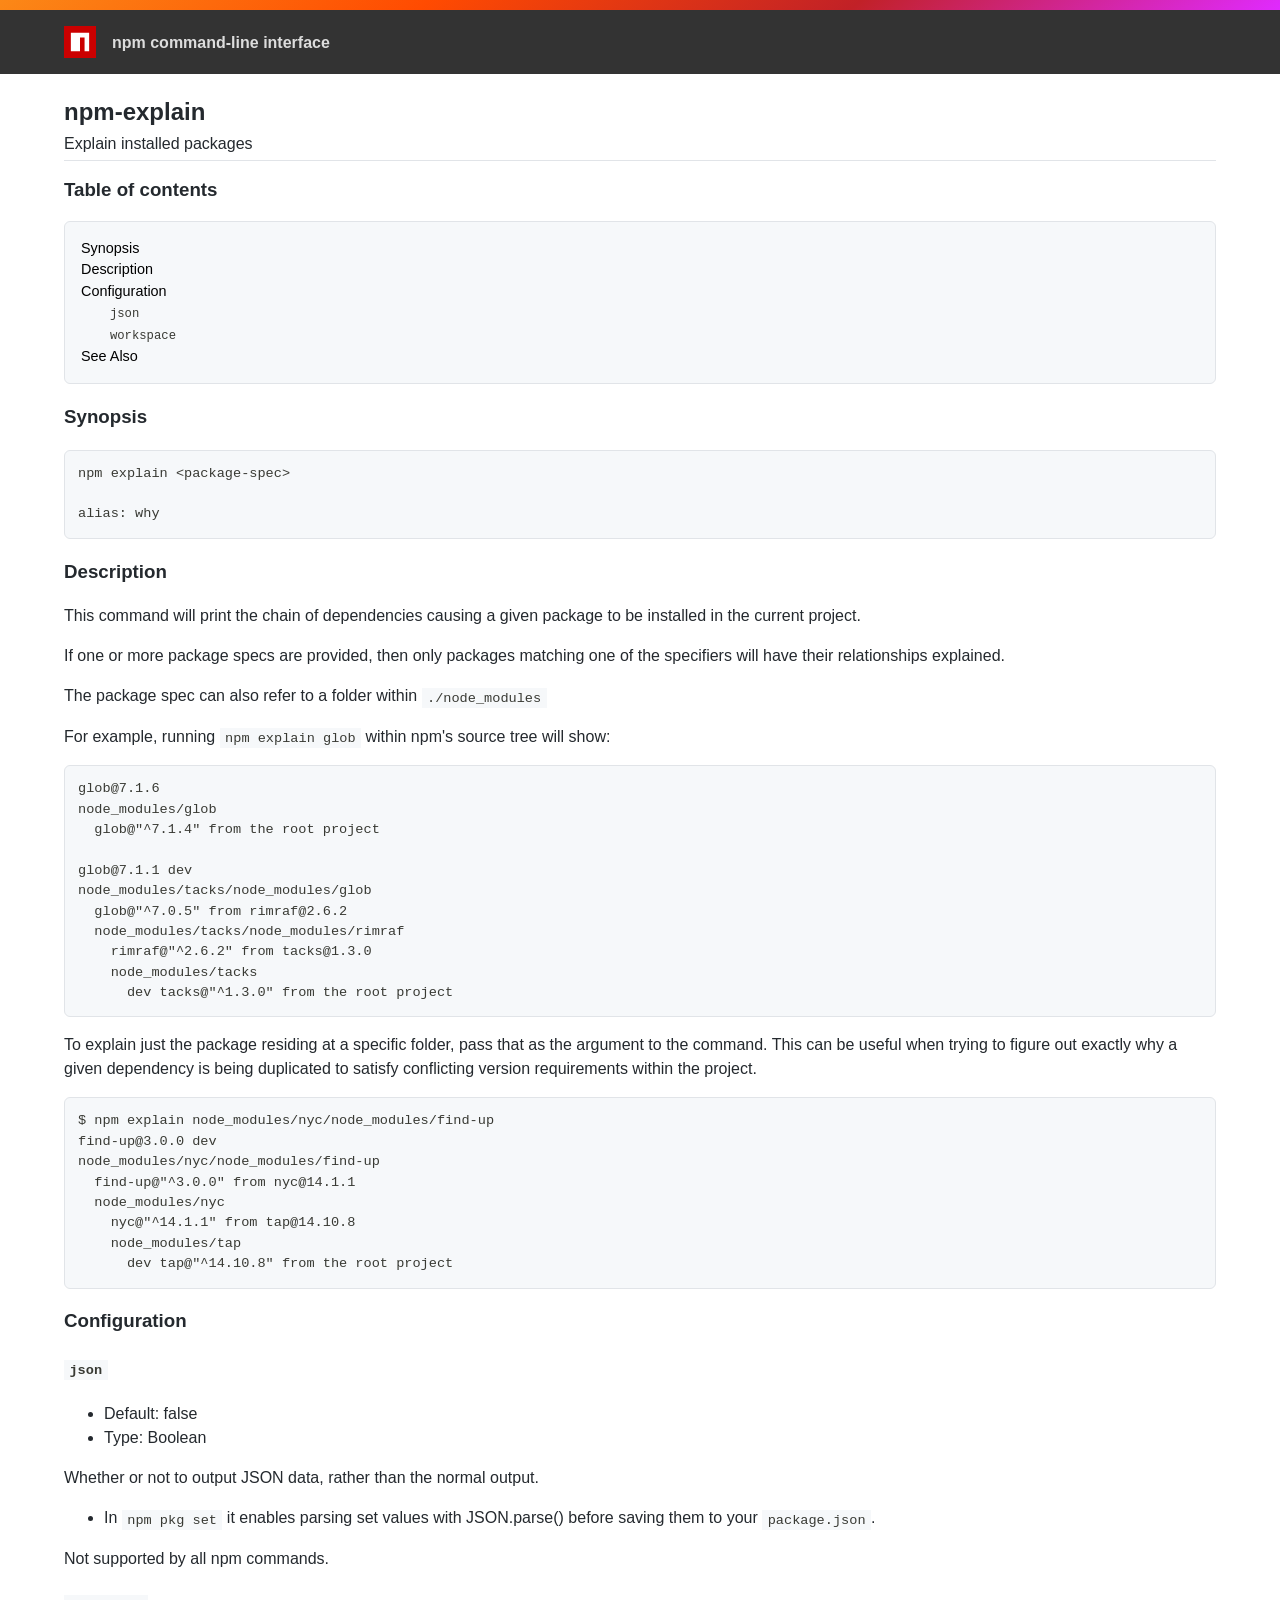
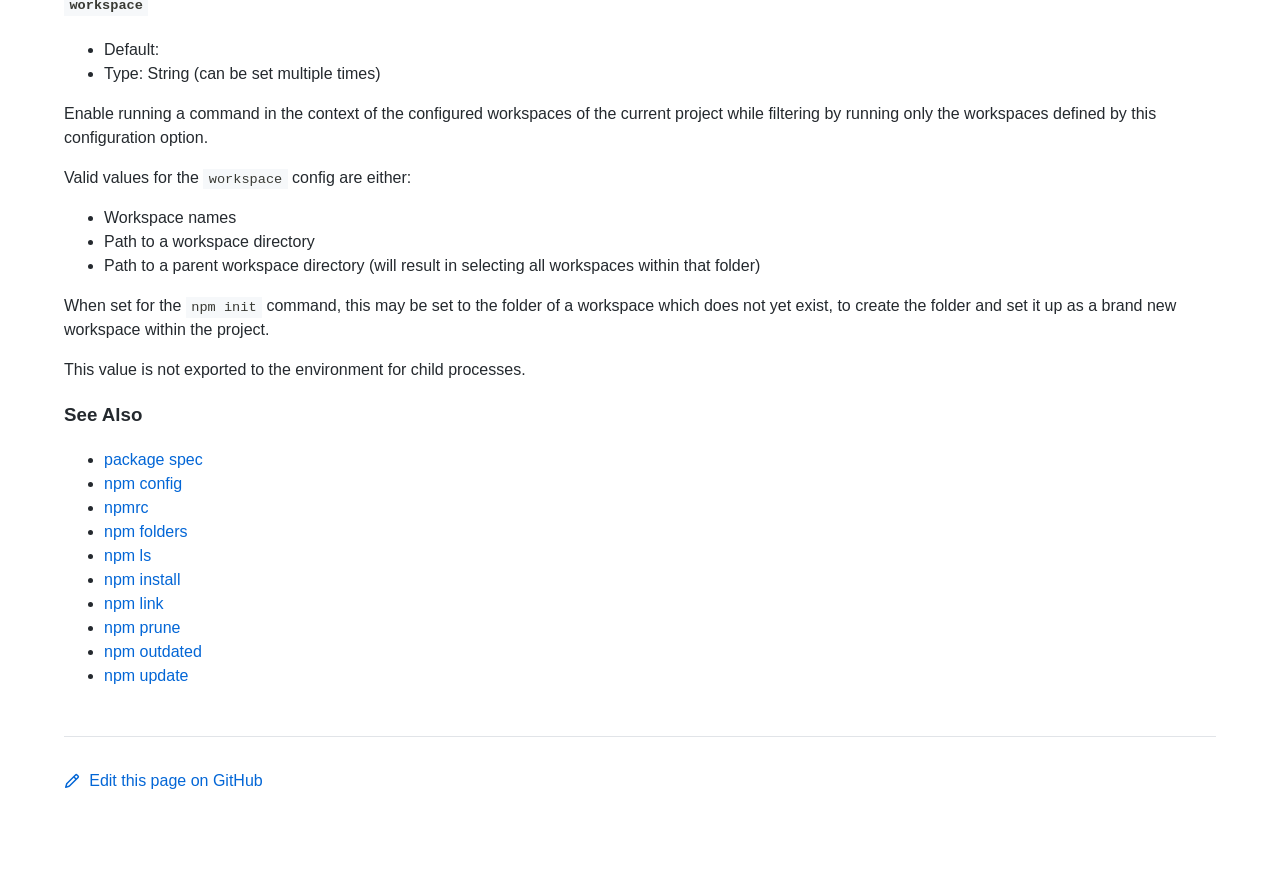
<file: node-v20.11.0-darwin-x64/lib/node_modules/npm/docs/output/commands/npm-explain.html>
<!DOCTYPE html><html><head>
<meta charset="utf-8">
<title>npm-explain</title>
<style>
body {
    background-color: #ffffff;
    color: #24292e;

    margin: 0;

    line-height: 1.5;

    font-family: -apple-system, BlinkMacSystemFont, "Segoe UI", Helvetica, Arial, sans-serif, "Apple Color Emoji", "Segoe UI Emoji";
}
#rainbar {
    height: 10px;
    background-image: linear-gradient(139deg, #fb8817, #ff4b01, #c12127, #e02aff);
}

a {
    text-decoration: none;
    color: #0366d6;
}
a:hover {
    text-decoration: underline;
}

pre {
    margin: 1em 0px;
    padding: 1em;
    border: solid 1px #e1e4e8;
    border-radius: 6px;

    display: block;
    overflow: auto;

    white-space: pre;

    background-color: #f6f8fa;
    color: #393a34;
}
code {
    font-family: SFMono-Regular, Consolas, "Liberation Mono", Menlo, Courier, monospace;
    font-size: 85%;
    padding: 0.2em 0.4em;
    background-color: #f6f8fa;
    color: #393a34;
}
pre > code {
    padding: 0;
    background-color: inherit;
    color: inherit;
}
h1, h2, h3 {
    font-weight: 600;
}

#logobar {
    background-color: #333333;
    margin: 0 auto;
    padding: 1em 4em;
}
#logobar .logo {
    float: left;
}
#logobar .title {
    font-weight: 600;
    color: #dddddd;
    float: left;
    margin: 5px 0 0 1em;
}
#logobar:after {
    content: "";
    display: block;
    clear: both;
}

#content {
    margin: 0 auto;
    padding: 0 4em;
}

#table_of_contents > h2 {
    font-size: 1.17em;
}
#table_of_contents ul:first-child {
    border: solid 1px #e1e4e8;
    border-radius: 6px;
    padding: 1em;
    background-color: #f6f8fa;
    color: #393a34;
}
#table_of_contents ul {
    list-style-type: none;
    padding-left: 1.5em;
}
#table_of_contents li {
    font-size: 0.9em;
}
#table_of_contents li a {
    color: #000000;
}

header.title {
    border-bottom: solid 1px #e1e4e8;
}
header.title > h1 {
    margin-bottom: 0.25em;
}
header.title > .description {
    display: block;
    margin-bottom: 0.5em;
    line-height: 1;
}

footer#edit {
    border-top: solid 1px #e1e4e8;
    margin: 3em 0 4em 0;
    padding-top: 2em;
}
</style>
</head>
<body>
<div id="banner">
<div id="rainbar"></div>
<div id="logobar">
<svg class="logo" role="img" height="32" width="32" viewBox="0 0 700 700">
<polygon fill="#cb0000" points="0,700 700,700 700,0 0,0"></polygon>
<polygon fill="#ffffff" points="150,550 350,550 350,250 450,250 450,550 550,550 550,150 150,150"></polygon>
</svg>
<div class="title">
npm command-line interface
</div>
</div>
</div>

<section id="content">
<header class="title">
<h1 id="npm-explain">npm-explain</h1>
<span class="description">Explain installed packages</span>
</header>

<section id="table_of_contents">
<h2 id="table-of-contents">Table of contents</h2>
<div id="_table_of_contents"><ul><li><a href="#synopsis">Synopsis</a></li><li><a href="#description">Description</a></li><li><a href="#configuration">Configuration</a></li><ul><li><a href="#json"><code>json</code></a></li><li><a href="#workspace"><code>workspace</code></a></li></ul><li><a href="#see-also">See Also</a></li></ul></div>
</section>

<div id="_content"><h3 id="synopsis">Synopsis</h3>
<pre><code class="language-bash">npm explain &lt;package-spec&gt;

alias: why
</code></pre>
<h3 id="description">Description</h3>
<p>This command will print the chain of dependencies causing a given package
to be installed in the current project.</p>
<p>If one or more package specs are provided, then only packages matching
one of the specifiers will have their relationships explained.</p>
<p>The package spec can also refer to a folder within <code>./node_modules</code></p>
<p>For example, running <code>npm explain glob</code> within npm's source tree will show:</p>
<pre><code class="language-bash">glob@7.1.6
node_modules/glob
  glob@"^7.1.4" from the root project

glob@7.1.1 dev
node_modules/tacks/node_modules/glob
  glob@"^7.0.5" from rimraf@2.6.2
  node_modules/tacks/node_modules/rimraf
    rimraf@"^2.6.2" from tacks@1.3.0
    node_modules/tacks
      dev tacks@"^1.3.0" from the root project
</code></pre>
<p>To explain just the package residing at a specific folder, pass that as the
argument to the command.  This can be useful when trying to figure out
exactly why a given dependency is being duplicated to satisfy conflicting
version requirements within the project.</p>
<pre><code class="language-bash">$ npm explain node_modules/nyc/node_modules/find-up
find-up@3.0.0 dev
node_modules/nyc/node_modules/find-up
  find-up@"^3.0.0" from nyc@14.1.1
  node_modules/nyc
    nyc@"^14.1.1" from tap@14.10.8
    node_modules/tap
      dev tap@"^14.10.8" from the root project
</code></pre>
<h3 id="configuration">Configuration</h3>
<h4 id="json"><code>json</code></h4>
<ul>
<li>Default: false</li>
<li>Type: Boolean</li>
</ul>
<p>Whether or not to output JSON data, rather than the normal output.</p>
<ul>
<li>In <code>npm pkg set</code> it enables parsing set values with JSON.parse() before
saving them to your <code>package.json</code>.</li>
</ul>
<p>Not supported by all npm commands.</p>
<h4 id="workspace"><code>workspace</code></h4>
<ul>
<li>Default:</li>
<li>Type: String (can be set multiple times)</li>
</ul>
<p>Enable running a command in the context of the configured workspaces of the
current project while filtering by running only the workspaces defined by
this configuration option.</p>
<p>Valid values for the <code>workspace</code> config are either:</p>
<ul>
<li>Workspace names</li>
<li>Path to a workspace directory</li>
<li>Path to a parent workspace directory (will result in selecting all
workspaces within that folder)</li>
</ul>
<p>When set for the <code>npm init</code> command, this may be set to the folder of a
workspace which does not yet exist, to create the folder and set it up as a
brand new workspace within the project.</p>
<p>This value is not exported to the environment for child processes.</p>
<h3 id="see-also">See Also</h3>
<ul>
<li><a href="../using-npm/package-spec.html">package spec</a></li>
<li><a href="../commands/npm-config.html">npm config</a></li>
<li><a href="../configuring-npm/npmrc.html">npmrc</a></li>
<li><a href="../configuring-npm/folders.html">npm folders</a></li>
<li><a href="../commands/npm-ls.html">npm ls</a></li>
<li><a href="../commands/npm-install.html">npm install</a></li>
<li><a href="../commands/npm-link.html">npm link</a></li>
<li><a href="../commands/npm-prune.html">npm prune</a></li>
<li><a href="../commands/npm-outdated.html">npm outdated</a></li>
<li><a href="../commands/npm-update.html">npm update</a></li>
</ul></div>

<footer id="edit">
<a href="https://github.com/npm/cli/edit/latest/docs/content/commands/npm-explain.md">
<svg role="img" viewBox="0 0 16 16" width="16" height="16" fill="currentcolor" style="vertical-align: text-bottom; margin-right: 0.3em;">
<path fill-rule="evenodd" d="M11.013 1.427a1.75 1.75 0 012.474 0l1.086 1.086a1.75 1.75 0 010 2.474l-8.61 8.61c-.21.21-.47.364-.756.445l-3.251.93a.75.75 0 01-.927-.928l.929-3.25a1.75 1.75 0 01.445-.758l8.61-8.61zm1.414 1.06a.25.25 0 00-.354 0L10.811 3.75l1.439 1.44 1.263-1.263a.25.25 0 000-.354l-1.086-1.086zM11.189 6.25L9.75 4.81l-6.286 6.287a.25.25 0 00-.064.108l-.558 1.953 1.953-.558a.249.249 0 00.108-.064l6.286-6.286z"></path>
</svg>
Edit this page on GitHub
</a>
</footer>
</section>



</body></html>
</file>
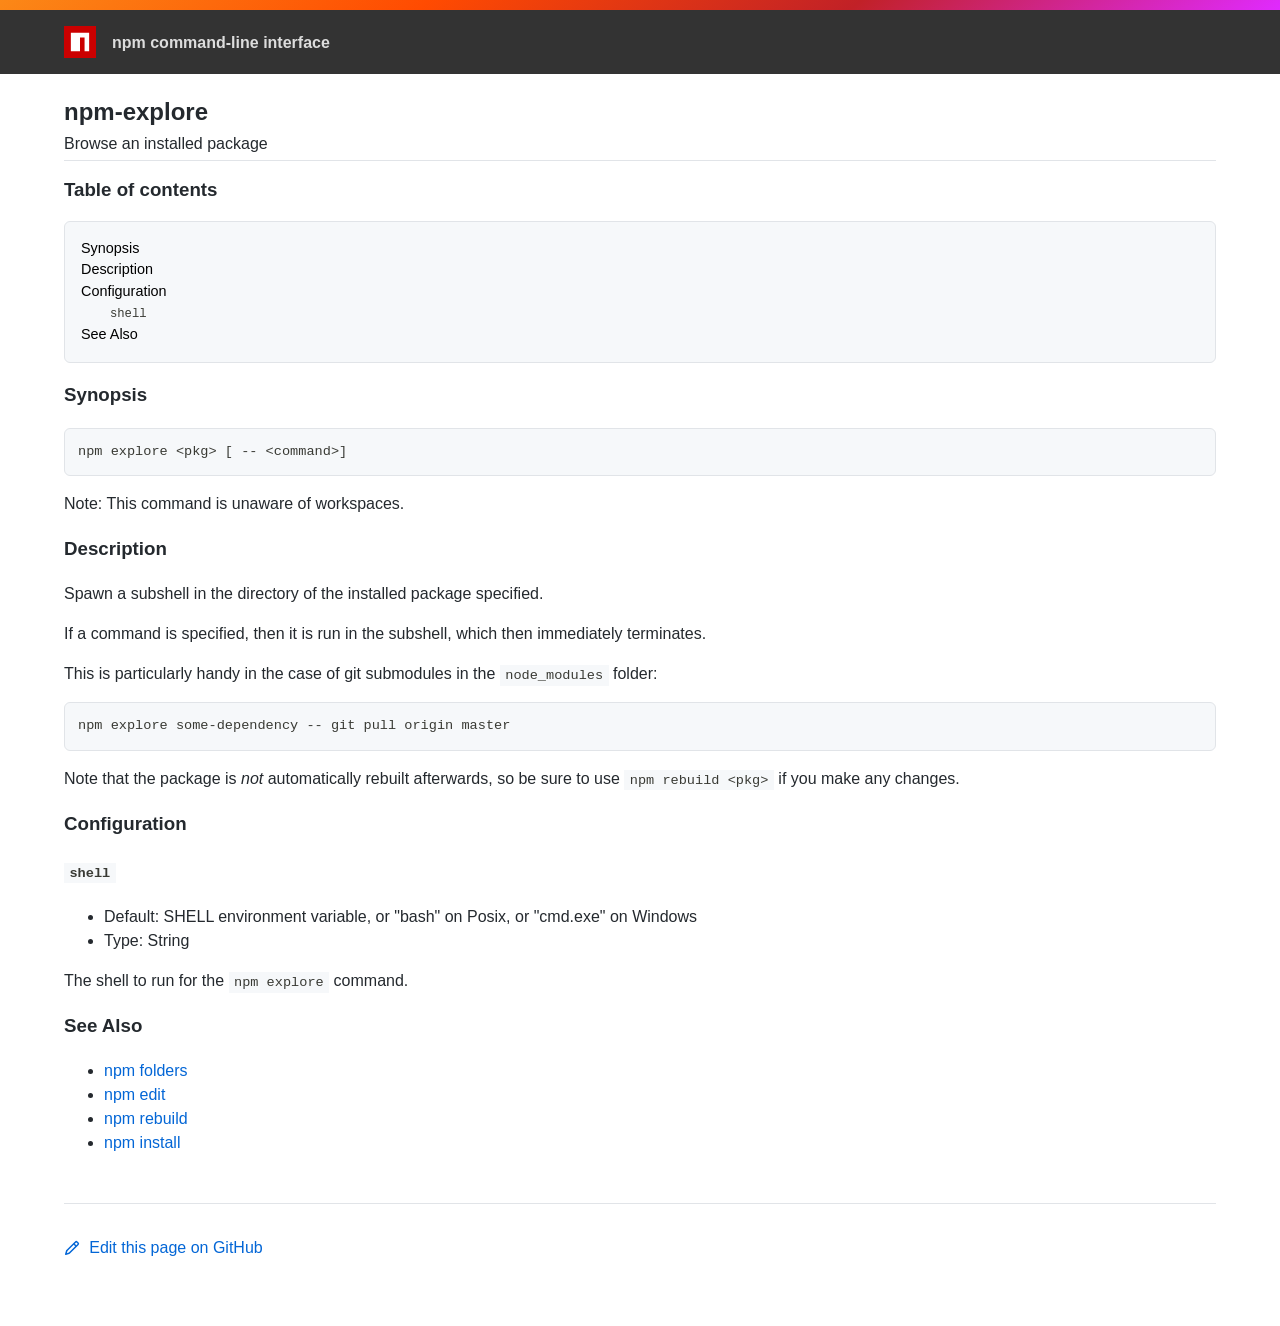
<file: node-v20.11.0-darwin-x64/lib/node_modules/npm/docs/output/commands/npm-explore.html>
<!DOCTYPE html><html><head>
<meta charset="utf-8">
<title>npm-explore</title>
<style>
body {
    background-color: #ffffff;
    color: #24292e;

    margin: 0;

    line-height: 1.5;

    font-family: -apple-system, BlinkMacSystemFont, "Segoe UI", Helvetica, Arial, sans-serif, "Apple Color Emoji", "Segoe UI Emoji";
}
#rainbar {
    height: 10px;
    background-image: linear-gradient(139deg, #fb8817, #ff4b01, #c12127, #e02aff);
}

a {
    text-decoration: none;
    color: #0366d6;
}
a:hover {
    text-decoration: underline;
}

pre {
    margin: 1em 0px;
    padding: 1em;
    border: solid 1px #e1e4e8;
    border-radius: 6px;

    display: block;
    overflow: auto;

    white-space: pre;

    background-color: #f6f8fa;
    color: #393a34;
}
code {
    font-family: SFMono-Regular, Consolas, "Liberation Mono", Menlo, Courier, monospace;
    font-size: 85%;
    padding: 0.2em 0.4em;
    background-color: #f6f8fa;
    color: #393a34;
}
pre > code {
    padding: 0;
    background-color: inherit;
    color: inherit;
}
h1, h2, h3 {
    font-weight: 600;
}

#logobar {
    background-color: #333333;
    margin: 0 auto;
    padding: 1em 4em;
}
#logobar .logo {
    float: left;
}
#logobar .title {
    font-weight: 600;
    color: #dddddd;
    float: left;
    margin: 5px 0 0 1em;
}
#logobar:after {
    content: "";
    display: block;
    clear: both;
}

#content {
    margin: 0 auto;
    padding: 0 4em;
}

#table_of_contents > h2 {
    font-size: 1.17em;
}
#table_of_contents ul:first-child {
    border: solid 1px #e1e4e8;
    border-radius: 6px;
    padding: 1em;
    background-color: #f6f8fa;
    color: #393a34;
}
#table_of_contents ul {
    list-style-type: none;
    padding-left: 1.5em;
}
#table_of_contents li {
    font-size: 0.9em;
}
#table_of_contents li a {
    color: #000000;
}

header.title {
    border-bottom: solid 1px #e1e4e8;
}
header.title > h1 {
    margin-bottom: 0.25em;
}
header.title > .description {
    display: block;
    margin-bottom: 0.5em;
    line-height: 1;
}

footer#edit {
    border-top: solid 1px #e1e4e8;
    margin: 3em 0 4em 0;
    padding-top: 2em;
}
</style>
</head>
<body>
<div id="banner">
<div id="rainbar"></div>
<div id="logobar">
<svg class="logo" role="img" height="32" width="32" viewBox="0 0 700 700">
<polygon fill="#cb0000" points="0,700 700,700 700,0 0,0"></polygon>
<polygon fill="#ffffff" points="150,550 350,550 350,250 450,250 450,550 550,550 550,150 150,150"></polygon>
</svg>
<div class="title">
npm command-line interface
</div>
</div>
</div>

<section id="content">
<header class="title">
<h1 id="npm-explore">npm-explore</h1>
<span class="description">Browse an installed package</span>
</header>

<section id="table_of_contents">
<h2 id="table-of-contents">Table of contents</h2>
<div id="_table_of_contents"><ul><li><a href="#synopsis">Synopsis</a></li><li><a href="#description">Description</a></li><li><a href="#configuration">Configuration</a></li><ul><li><a href="#shell"><code>shell</code></a></li></ul><li><a href="#see-also">See Also</a></li></ul></div>
</section>

<div id="_content"><h3 id="synopsis">Synopsis</h3>
<pre><code class="language-bash">npm explore &lt;pkg&gt; [ -- &lt;command&gt;]
</code></pre>
<p>Note: This command is unaware of workspaces.</p>
<h3 id="description">Description</h3>
<p>Spawn a subshell in the directory of the installed package specified.</p>
<p>If a command is specified, then it is run in the subshell, which then
immediately terminates.</p>
<p>This is particularly handy in the case of git submodules in the
<code>node_modules</code> folder:</p>
<pre><code class="language-bash">npm explore some-dependency -- git pull origin master
</code></pre>
<p>Note that the package is <em>not</em> automatically rebuilt afterwards, so be
sure to use <code>npm rebuild &lt;pkg&gt;</code> if you make any changes.</p>
<h3 id="configuration">Configuration</h3>
<h4 id="shell"><code>shell</code></h4>
<ul>
<li>Default: SHELL environment variable, or "bash" on Posix, or "cmd.exe" on
Windows</li>
<li>Type: String</li>
</ul>
<p>The shell to run for the <code>npm explore</code> command.</p>
<h3 id="see-also">See Also</h3>
<ul>
<li><a href="../configuring-npm/folders.html">npm folders</a></li>
<li><a href="../commands/npm-edit.html">npm edit</a></li>
<li><a href="../commands/npm-rebuild.html">npm rebuild</a></li>
<li><a href="../commands/npm-install.html">npm install</a></li>
</ul></div>

<footer id="edit">
<a href="https://github.com/npm/cli/edit/latest/docs/content/commands/npm-explore.md">
<svg role="img" viewBox="0 0 16 16" width="16" height="16" fill="currentcolor" style="vertical-align: text-bottom; margin-right: 0.3em;">
<path fill-rule="evenodd" d="M11.013 1.427a1.75 1.75 0 012.474 0l1.086 1.086a1.75 1.75 0 010 2.474l-8.61 8.61c-.21.21-.47.364-.756.445l-3.251.93a.75.75 0 01-.927-.928l.929-3.25a1.75 1.75 0 01.445-.758l8.61-8.61zm1.414 1.06a.25.25 0 00-.354 0L10.811 3.75l1.439 1.44 1.263-1.263a.25.25 0 000-.354l-1.086-1.086zM11.189 6.25L9.75 4.81l-6.286 6.287a.25.25 0 00-.064.108l-.558 1.953 1.953-.558a.249.249 0 00.108-.064l6.286-6.286z"></path>
</svg>
Edit this page on GitHub
</a>
</footer>
</section>



</body></html>
</file>
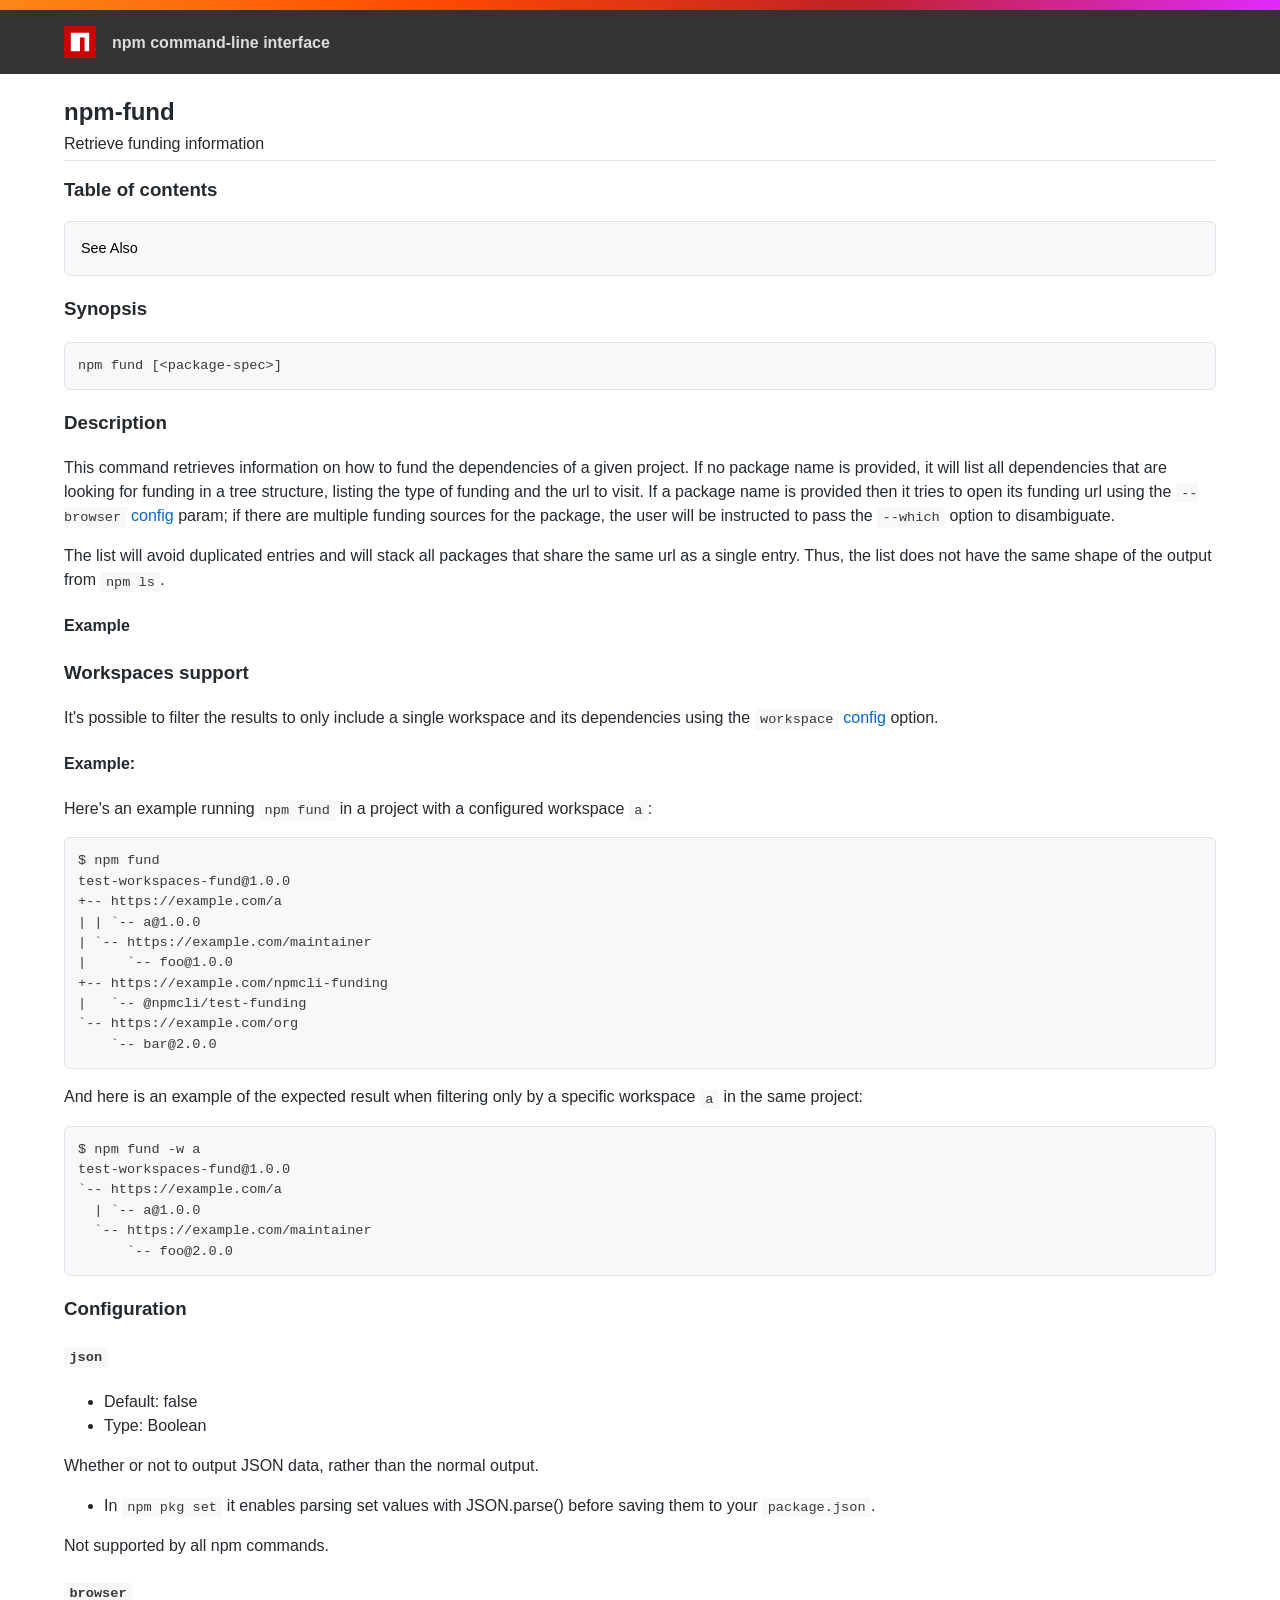
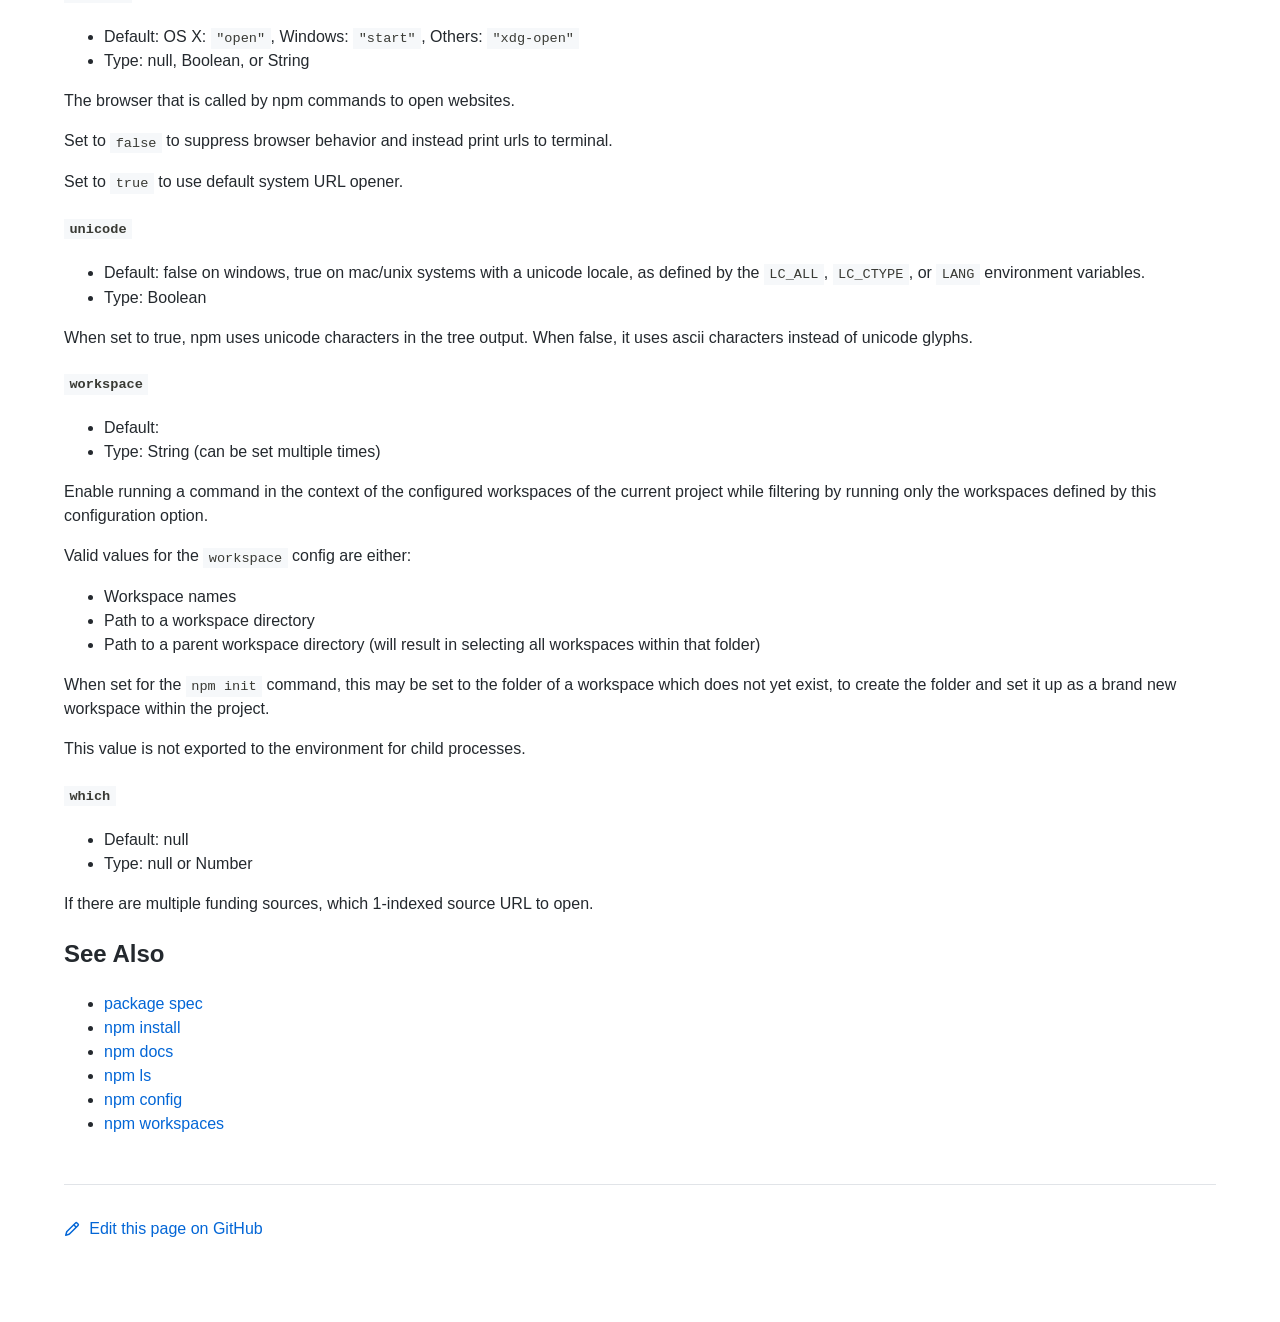
<file: node-v20.11.0-darwin-x64/lib/node_modules/npm/docs/output/commands/npm-fund.html>
<!DOCTYPE html><html><head>
<meta charset="utf-8">
<title>npm-fund</title>
<style>
body {
    background-color: #ffffff;
    color: #24292e;

    margin: 0;

    line-height: 1.5;

    font-family: -apple-system, BlinkMacSystemFont, "Segoe UI", Helvetica, Arial, sans-serif, "Apple Color Emoji", "Segoe UI Emoji";
}
#rainbar {
    height: 10px;
    background-image: linear-gradient(139deg, #fb8817, #ff4b01, #c12127, #e02aff);
}

a {
    text-decoration: none;
    color: #0366d6;
}
a:hover {
    text-decoration: underline;
}

pre {
    margin: 1em 0px;
    padding: 1em;
    border: solid 1px #e1e4e8;
    border-radius: 6px;

    display: block;
    overflow: auto;

    white-space: pre;

    background-color: #f6f8fa;
    color: #393a34;
}
code {
    font-family: SFMono-Regular, Consolas, "Liberation Mono", Menlo, Courier, monospace;
    font-size: 85%;
    padding: 0.2em 0.4em;
    background-color: #f6f8fa;
    color: #393a34;
}
pre > code {
    padding: 0;
    background-color: inherit;
    color: inherit;
}
h1, h2, h3 {
    font-weight: 600;
}

#logobar {
    background-color: #333333;
    margin: 0 auto;
    padding: 1em 4em;
}
#logobar .logo {
    float: left;
}
#logobar .title {
    font-weight: 600;
    color: #dddddd;
    float: left;
    margin: 5px 0 0 1em;
}
#logobar:after {
    content: "";
    display: block;
    clear: both;
}

#content {
    margin: 0 auto;
    padding: 0 4em;
}

#table_of_contents > h2 {
    font-size: 1.17em;
}
#table_of_contents ul:first-child {
    border: solid 1px #e1e4e8;
    border-radius: 6px;
    padding: 1em;
    background-color: #f6f8fa;
    color: #393a34;
}
#table_of_contents ul {
    list-style-type: none;
    padding-left: 1.5em;
}
#table_of_contents li {
    font-size: 0.9em;
}
#table_of_contents li a {
    color: #000000;
}

header.title {
    border-bottom: solid 1px #e1e4e8;
}
header.title > h1 {
    margin-bottom: 0.25em;
}
header.title > .description {
    display: block;
    margin-bottom: 0.5em;
    line-height: 1;
}

footer#edit {
    border-top: solid 1px #e1e4e8;
    margin: 3em 0 4em 0;
    padding-top: 2em;
}
</style>
</head>
<body>
<div id="banner">
<div id="rainbar"></div>
<div id="logobar">
<svg class="logo" role="img" height="32" width="32" viewBox="0 0 700 700">
<polygon fill="#cb0000" points="0,700 700,700 700,0 0,0"></polygon>
<polygon fill="#ffffff" points="150,550 350,550 350,250 450,250 450,550 550,550 550,150 150,150"></polygon>
</svg>
<div class="title">
npm command-line interface
</div>
</div>
</div>

<section id="content">
<header class="title">
<h1 id="npm-fund">npm-fund</h1>
<span class="description">Retrieve funding information</span>
</header>

<section id="table_of_contents">
<h2 id="table-of-contents">Table of contents</h2>
<div id="_table_of_contents"><ul><li><a href="#see-also">See Also</a></li></ul></div>
</section>

<div id="_content"><h3 id="synopsis">Synopsis</h3>
<pre><code class="language-bash">npm fund [&lt;package-spec&gt;]
</code></pre>
<h3 id="description">Description</h3>
<p>This command retrieves information on how to fund the dependencies of a
given project. If no package name is provided, it will list all
dependencies that are looking for funding in a tree structure, listing
the type of funding and the url to visit. If a package name is provided
then it tries to open its funding url using the
<a href="../using-npm/config#browser.html"><code>--browser</code> config</a> param; if there are multiple
funding sources for the package, the user will be instructed to pass the
<code>--which</code> option to disambiguate.</p>
<p>The list will avoid duplicated entries and will stack all packages that
share the same url as a single entry. Thus, the list does not have the
same shape of the output from <code>npm ls</code>.</p>
<h4 id="example">Example</h4>
<h3 id="workspaces-support">Workspaces support</h3>
<p>It's possible to filter the results to only include a single workspace
and its dependencies using the
<a href="../using-npm/config#workspace.html"><code>workspace</code> config</a> option.</p>
<h4 id="example2">Example:</h4>
<p>Here's an example running <code>npm fund</code> in a project with a configured
workspace <code>a</code>:</p>
<pre><code class="language-bash">$ npm fund
test-workspaces-fund@1.0.0
+-- https://example.com/a
| | `-- a@1.0.0
| `-- https://example.com/maintainer
|     `-- foo@1.0.0
+-- https://example.com/npmcli-funding
|   `-- @npmcli/test-funding
`-- https://example.com/org
    `-- bar@2.0.0
</code></pre>
<p>And here is an example of the expected result when filtering only by a
specific workspace <code>a</code> in the same project:</p>
<pre><code class="language-bash">$ npm fund -w a
test-workspaces-fund@1.0.0
`-- https://example.com/a
  | `-- a@1.0.0
  `-- https://example.com/maintainer
      `-- foo@2.0.0
</code></pre>
<h3 id="configuration">Configuration</h3>
<h4 id="json"><code>json</code></h4>
<ul>
<li>Default: false</li>
<li>Type: Boolean</li>
</ul>
<p>Whether or not to output JSON data, rather than the normal output.</p>
<ul>
<li>In <code>npm pkg set</code> it enables parsing set values with JSON.parse() before
saving them to your <code>package.json</code>.</li>
</ul>
<p>Not supported by all npm commands.</p>
<h4 id="browser"><code>browser</code></h4>
<ul>
<li>Default: OS X: <code>"open"</code>, Windows: <code>"start"</code>, Others: <code>"xdg-open"</code></li>
<li>Type: null, Boolean, or String</li>
</ul>
<p>The browser that is called by npm commands to open websites.</p>
<p>Set to <code>false</code> to suppress browser behavior and instead print urls to
terminal.</p>
<p>Set to <code>true</code> to use default system URL opener.</p>
<h4 id="unicode"><code>unicode</code></h4>
<ul>
<li>Default: false on windows, true on mac/unix systems with a unicode locale,
as defined by the <code>LC_ALL</code>, <code>LC_CTYPE</code>, or <code>LANG</code> environment variables.</li>
<li>Type: Boolean</li>
</ul>
<p>When set to true, npm uses unicode characters in the tree output. When
false, it uses ascii characters instead of unicode glyphs.</p>
<h4 id="workspace"><code>workspace</code></h4>
<ul>
<li>Default:</li>
<li>Type: String (can be set multiple times)</li>
</ul>
<p>Enable running a command in the context of the configured workspaces of the
current project while filtering by running only the workspaces defined by
this configuration option.</p>
<p>Valid values for the <code>workspace</code> config are either:</p>
<ul>
<li>Workspace names</li>
<li>Path to a workspace directory</li>
<li>Path to a parent workspace directory (will result in selecting all
workspaces within that folder)</li>
</ul>
<p>When set for the <code>npm init</code> command, this may be set to the folder of a
workspace which does not yet exist, to create the folder and set it up as a
brand new workspace within the project.</p>
<p>This value is not exported to the environment for child processes.</p>
<h4 id="which"><code>which</code></h4>
<ul>
<li>Default: null</li>
<li>Type: null or Number</li>
</ul>
<p>If there are multiple funding sources, which 1-indexed source URL to open.</p>
<h2 id="see-also">See Also</h2>
<ul>
<li><a href="../using-npm/package-spec.html">package spec</a></li>
<li><a href="../commands/npm-install.html">npm install</a></li>
<li><a href="../commands/npm-docs.html">npm docs</a></li>
<li><a href="../commands/npm-ls.html">npm ls</a></li>
<li><a href="../commands/npm-config.html">npm config</a></li>
<li><a href="../using-npm/workspaces.html">npm workspaces</a></li>
</ul></div>

<footer id="edit">
<a href="https://github.com/npm/cli/edit/latest/docs/content/commands/npm-fund.md">
<svg role="img" viewBox="0 0 16 16" width="16" height="16" fill="currentcolor" style="vertical-align: text-bottom; margin-right: 0.3em;">
<path fill-rule="evenodd" d="M11.013 1.427a1.75 1.75 0 012.474 0l1.086 1.086a1.75 1.75 0 010 2.474l-8.61 8.61c-.21.21-.47.364-.756.445l-3.251.93a.75.75 0 01-.927-.928l.929-3.25a1.75 1.75 0 01.445-.758l8.61-8.61zm1.414 1.06a.25.25 0 00-.354 0L10.811 3.75l1.439 1.44 1.263-1.263a.25.25 0 000-.354l-1.086-1.086zM11.189 6.25L9.75 4.81l-6.286 6.287a.25.25 0 00-.064.108l-.558 1.953 1.953-.558a.249.249 0 00.108-.064l6.286-6.286z"></path>
</svg>
Edit this page on GitHub
</a>
</footer>
</section>



</body></html>
</file>
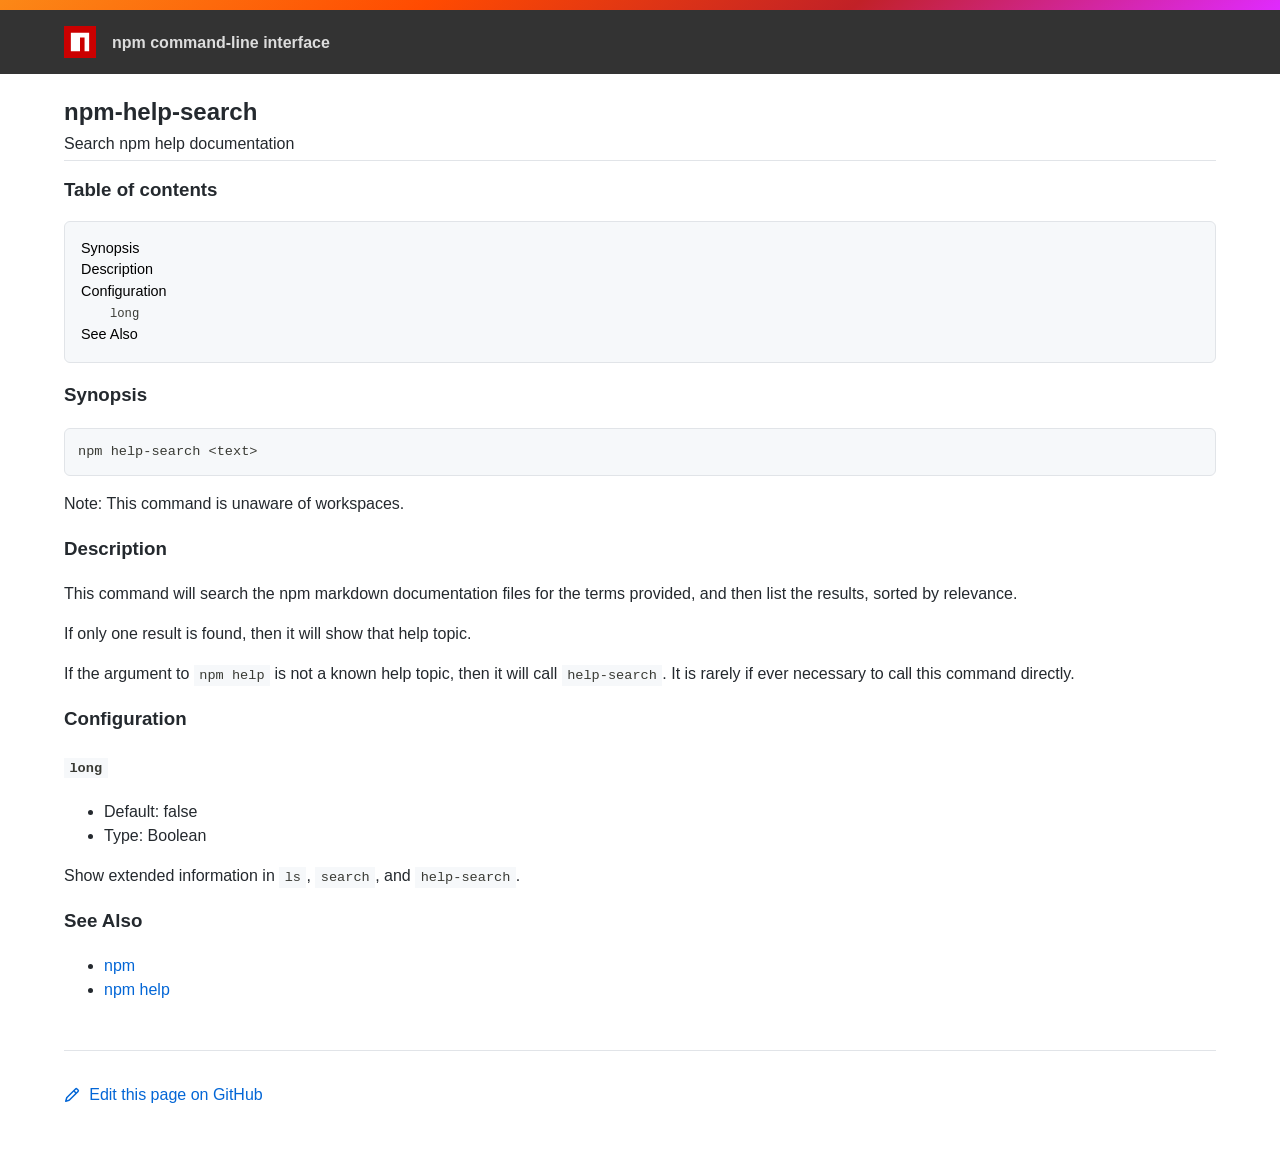
<file: node-v20.11.0-darwin-x64/lib/node_modules/npm/docs/output/commands/npm-help-search.html>
<!DOCTYPE html><html><head>
<meta charset="utf-8">
<title>npm-help-search</title>
<style>
body {
    background-color: #ffffff;
    color: #24292e;

    margin: 0;

    line-height: 1.5;

    font-family: -apple-system, BlinkMacSystemFont, "Segoe UI", Helvetica, Arial, sans-serif, "Apple Color Emoji", "Segoe UI Emoji";
}
#rainbar {
    height: 10px;
    background-image: linear-gradient(139deg, #fb8817, #ff4b01, #c12127, #e02aff);
}

a {
    text-decoration: none;
    color: #0366d6;
}
a:hover {
    text-decoration: underline;
}

pre {
    margin: 1em 0px;
    padding: 1em;
    border: solid 1px #e1e4e8;
    border-radius: 6px;

    display: block;
    overflow: auto;

    white-space: pre;

    background-color: #f6f8fa;
    color: #393a34;
}
code {
    font-family: SFMono-Regular, Consolas, "Liberation Mono", Menlo, Courier, monospace;
    font-size: 85%;
    padding: 0.2em 0.4em;
    background-color: #f6f8fa;
    color: #393a34;
}
pre > code {
    padding: 0;
    background-color: inherit;
    color: inherit;
}
h1, h2, h3 {
    font-weight: 600;
}

#logobar {
    background-color: #333333;
    margin: 0 auto;
    padding: 1em 4em;
}
#logobar .logo {
    float: left;
}
#logobar .title {
    font-weight: 600;
    color: #dddddd;
    float: left;
    margin: 5px 0 0 1em;
}
#logobar:after {
    content: "";
    display: block;
    clear: both;
}

#content {
    margin: 0 auto;
    padding: 0 4em;
}

#table_of_contents > h2 {
    font-size: 1.17em;
}
#table_of_contents ul:first-child {
    border: solid 1px #e1e4e8;
    border-radius: 6px;
    padding: 1em;
    background-color: #f6f8fa;
    color: #393a34;
}
#table_of_contents ul {
    list-style-type: none;
    padding-left: 1.5em;
}
#table_of_contents li {
    font-size: 0.9em;
}
#table_of_contents li a {
    color: #000000;
}

header.title {
    border-bottom: solid 1px #e1e4e8;
}
header.title > h1 {
    margin-bottom: 0.25em;
}
header.title > .description {
    display: block;
    margin-bottom: 0.5em;
    line-height: 1;
}

footer#edit {
    border-top: solid 1px #e1e4e8;
    margin: 3em 0 4em 0;
    padding-top: 2em;
}
</style>
</head>
<body>
<div id="banner">
<div id="rainbar"></div>
<div id="logobar">
<svg class="logo" role="img" height="32" width="32" viewBox="0 0 700 700">
<polygon fill="#cb0000" points="0,700 700,700 700,0 0,0"></polygon>
<polygon fill="#ffffff" points="150,550 350,550 350,250 450,250 450,550 550,550 550,150 150,150"></polygon>
</svg>
<div class="title">
npm command-line interface
</div>
</div>
</div>

<section id="content">
<header class="title">
<h1 id="npm-help-search">npm-help-search</h1>
<span class="description">Search npm help documentation</span>
</header>

<section id="table_of_contents">
<h2 id="table-of-contents">Table of contents</h2>
<div id="_table_of_contents"><ul><li><a href="#synopsis">Synopsis</a></li><li><a href="#description">Description</a></li><li><a href="#configuration">Configuration</a></li><ul><li><a href="#long"><code>long</code></a></li></ul><li><a href="#see-also">See Also</a></li></ul></div>
</section>

<div id="_content"><h3 id="synopsis">Synopsis</h3>
<pre><code class="language-bash">npm help-search &lt;text&gt;
</code></pre>
<p>Note: This command is unaware of workspaces.</p>
<h3 id="description">Description</h3>
<p>This command will search the npm markdown documentation files for the terms
provided, and then list the results, sorted by relevance.</p>
<p>If only one result is found, then it will show that help topic.</p>
<p>If the argument to <code>npm help</code> is not a known help topic, then it will call
<code>help-search</code>.  It is rarely if ever necessary to call this command
directly.</p>
<h3 id="configuration">Configuration</h3>
<h4 id="long"><code>long</code></h4>
<ul>
<li>Default: false</li>
<li>Type: Boolean</li>
</ul>
<p>Show extended information in <code>ls</code>, <code>search</code>, and <code>help-search</code>.</p>
<h3 id="see-also">See Also</h3>
<ul>
<li><a href="../commands/npm.html">npm</a></li>
<li><a href="../commands/npm-help.html">npm help</a></li>
</ul></div>

<footer id="edit">
<a href="https://github.com/npm/cli/edit/latest/docs/content/commands/npm-help-search.md">
<svg role="img" viewBox="0 0 16 16" width="16" height="16" fill="currentcolor" style="vertical-align: text-bottom; margin-right: 0.3em;">
<path fill-rule="evenodd" d="M11.013 1.427a1.75 1.75 0 012.474 0l1.086 1.086a1.75 1.75 0 010 2.474l-8.61 8.61c-.21.21-.47.364-.756.445l-3.251.93a.75.75 0 01-.927-.928l.929-3.25a1.75 1.75 0 01.445-.758l8.61-8.61zm1.414 1.06a.25.25 0 00-.354 0L10.811 3.75l1.439 1.44 1.263-1.263a.25.25 0 000-.354l-1.086-1.086zM11.189 6.25L9.75 4.81l-6.286 6.287a.25.25 0 00-.064.108l-.558 1.953 1.953-.558a.249.249 0 00.108-.064l6.286-6.286z"></path>
</svg>
Edit this page on GitHub
</a>
</footer>
</section>



</body></html>
</file>
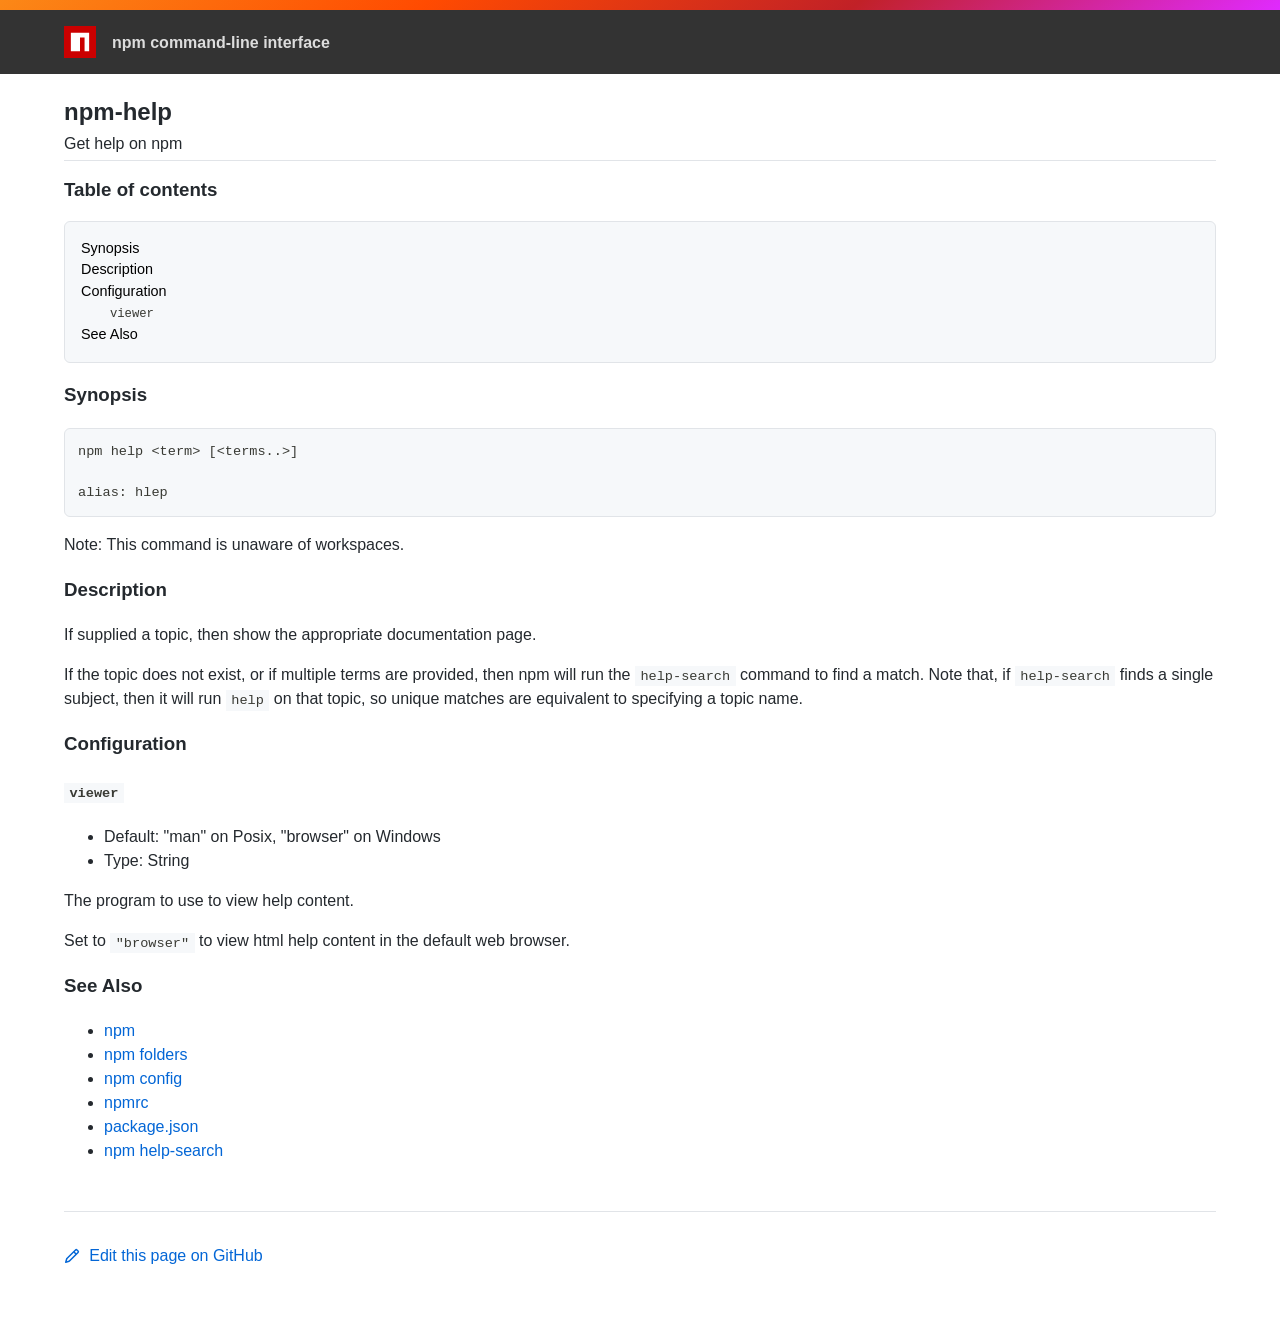
<file: node-v20.11.0-darwin-x64/lib/node_modules/npm/docs/output/commands/npm-help.html>
<!DOCTYPE html><html><head>
<meta charset="utf-8">
<title>npm-help</title>
<style>
body {
    background-color: #ffffff;
    color: #24292e;

    margin: 0;

    line-height: 1.5;

    font-family: -apple-system, BlinkMacSystemFont, "Segoe UI", Helvetica, Arial, sans-serif, "Apple Color Emoji", "Segoe UI Emoji";
}
#rainbar {
    height: 10px;
    background-image: linear-gradient(139deg, #fb8817, #ff4b01, #c12127, #e02aff);
}

a {
    text-decoration: none;
    color: #0366d6;
}
a:hover {
    text-decoration: underline;
}

pre {
    margin: 1em 0px;
    padding: 1em;
    border: solid 1px #e1e4e8;
    border-radius: 6px;

    display: block;
    overflow: auto;

    white-space: pre;

    background-color: #f6f8fa;
    color: #393a34;
}
code {
    font-family: SFMono-Regular, Consolas, "Liberation Mono", Menlo, Courier, monospace;
    font-size: 85%;
    padding: 0.2em 0.4em;
    background-color: #f6f8fa;
    color: #393a34;
}
pre > code {
    padding: 0;
    background-color: inherit;
    color: inherit;
}
h1, h2, h3 {
    font-weight: 600;
}

#logobar {
    background-color: #333333;
    margin: 0 auto;
    padding: 1em 4em;
}
#logobar .logo {
    float: left;
}
#logobar .title {
    font-weight: 600;
    color: #dddddd;
    float: left;
    margin: 5px 0 0 1em;
}
#logobar:after {
    content: "";
    display: block;
    clear: both;
}

#content {
    margin: 0 auto;
    padding: 0 4em;
}

#table_of_contents > h2 {
    font-size: 1.17em;
}
#table_of_contents ul:first-child {
    border: solid 1px #e1e4e8;
    border-radius: 6px;
    padding: 1em;
    background-color: #f6f8fa;
    color: #393a34;
}
#table_of_contents ul {
    list-style-type: none;
    padding-left: 1.5em;
}
#table_of_contents li {
    font-size: 0.9em;
}
#table_of_contents li a {
    color: #000000;
}

header.title {
    border-bottom: solid 1px #e1e4e8;
}
header.title > h1 {
    margin-bottom: 0.25em;
}
header.title > .description {
    display: block;
    margin-bottom: 0.5em;
    line-height: 1;
}

footer#edit {
    border-top: solid 1px #e1e4e8;
    margin: 3em 0 4em 0;
    padding-top: 2em;
}
</style>
</head>
<body>
<div id="banner">
<div id="rainbar"></div>
<div id="logobar">
<svg class="logo" role="img" height="32" width="32" viewBox="0 0 700 700">
<polygon fill="#cb0000" points="0,700 700,700 700,0 0,0"></polygon>
<polygon fill="#ffffff" points="150,550 350,550 350,250 450,250 450,550 550,550 550,150 150,150"></polygon>
</svg>
<div class="title">
npm command-line interface
</div>
</div>
</div>

<section id="content">
<header class="title">
<h1 id="npm-help">npm-help</h1>
<span class="description">Get help on npm</span>
</header>

<section id="table_of_contents">
<h2 id="table-of-contents">Table of contents</h2>
<div id="_table_of_contents"><ul><li><a href="#synopsis">Synopsis</a></li><li><a href="#description">Description</a></li><li><a href="#configuration">Configuration</a></li><ul><li><a href="#viewer"><code>viewer</code></a></li></ul><li><a href="#see-also">See Also</a></li></ul></div>
</section>

<div id="_content"><h3 id="synopsis">Synopsis</h3>
<pre><code class="language-bash">npm help &lt;term&gt; [&lt;terms..&gt;]

alias: hlep
</code></pre>
<p>Note: This command is unaware of workspaces.</p>
<h3 id="description">Description</h3>
<p>If supplied a topic, then show the appropriate documentation page.</p>
<p>If the topic does not exist, or if multiple terms are provided, then npm
will run the <code>help-search</code> command to find a match.  Note that, if
<code>help-search</code> finds a single subject, then it will run <code>help</code> on that
topic, so unique matches are equivalent to specifying a topic name.</p>
<h3 id="configuration">Configuration</h3>
<h4 id="viewer"><code>viewer</code></h4>
<ul>
<li>Default: "man" on Posix, "browser" on Windows</li>
<li>Type: String</li>
</ul>
<p>The program to use to view help content.</p>
<p>Set to <code>"browser"</code> to view html help content in the default web browser.</p>
<h3 id="see-also">See Also</h3>
<ul>
<li><a href="../commands/npm.html">npm</a></li>
<li><a href="../configuring-npm/folders.html">npm folders</a></li>
<li><a href="../commands/npm-config.html">npm config</a></li>
<li><a href="../configuring-npm/npmrc.html">npmrc</a></li>
<li><a href="../configuring-npm/package-json.html">package.json</a></li>
<li><a href="../commands/npm-help-search.html">npm help-search</a></li>
</ul></div>

<footer id="edit">
<a href="https://github.com/npm/cli/edit/latest/docs/content/commands/npm-help.md">
<svg role="img" viewBox="0 0 16 16" width="16" height="16" fill="currentcolor" style="vertical-align: text-bottom; margin-right: 0.3em;">
<path fill-rule="evenodd" d="M11.013 1.427a1.75 1.75 0 012.474 0l1.086 1.086a1.75 1.75 0 010 2.474l-8.61 8.61c-.21.21-.47.364-.756.445l-3.251.93a.75.75 0 01-.927-.928l.929-3.25a1.75 1.75 0 01.445-.758l8.61-8.61zm1.414 1.06a.25.25 0 00-.354 0L10.811 3.75l1.439 1.44 1.263-1.263a.25.25 0 000-.354l-1.086-1.086zM11.189 6.25L9.75 4.81l-6.286 6.287a.25.25 0 00-.064.108l-.558 1.953 1.953-.558a.249.249 0 00.108-.064l6.286-6.286z"></path>
</svg>
Edit this page on GitHub
</a>
</footer>
</section>



</body></html>
</file>
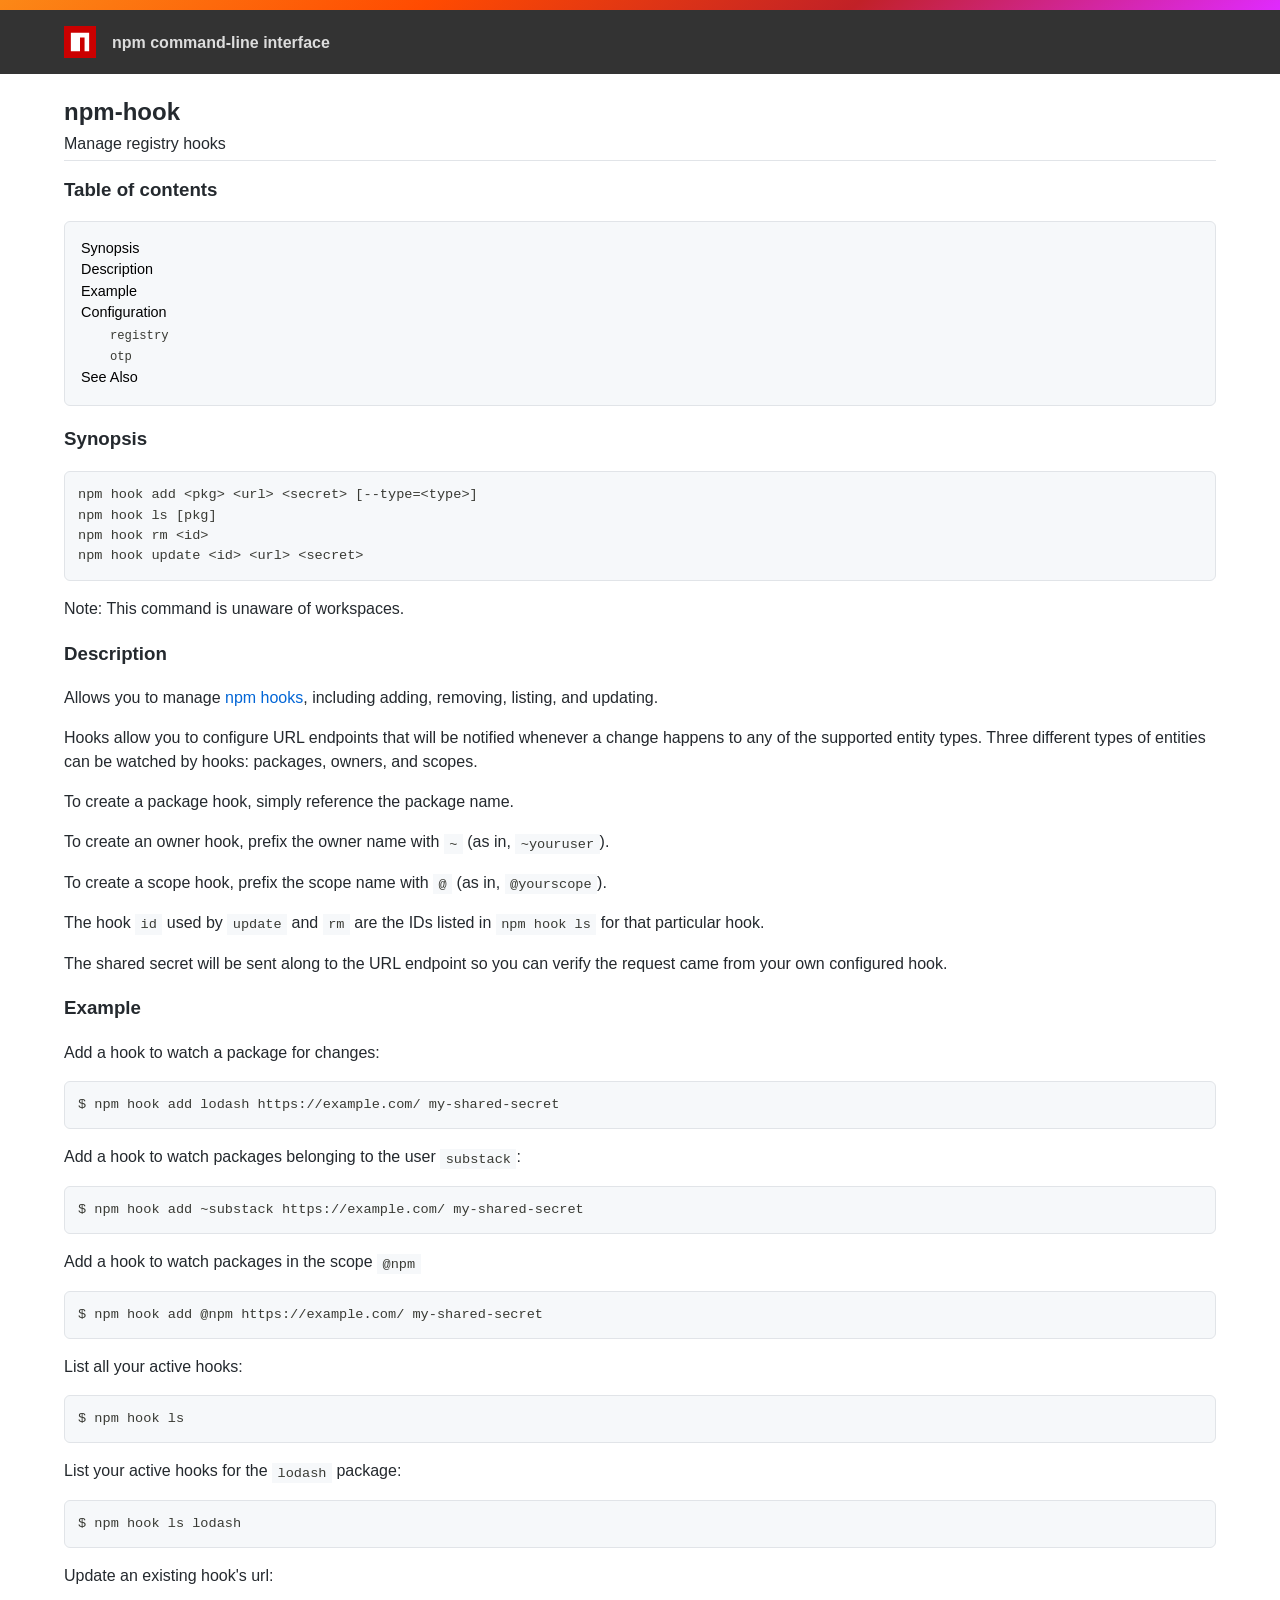
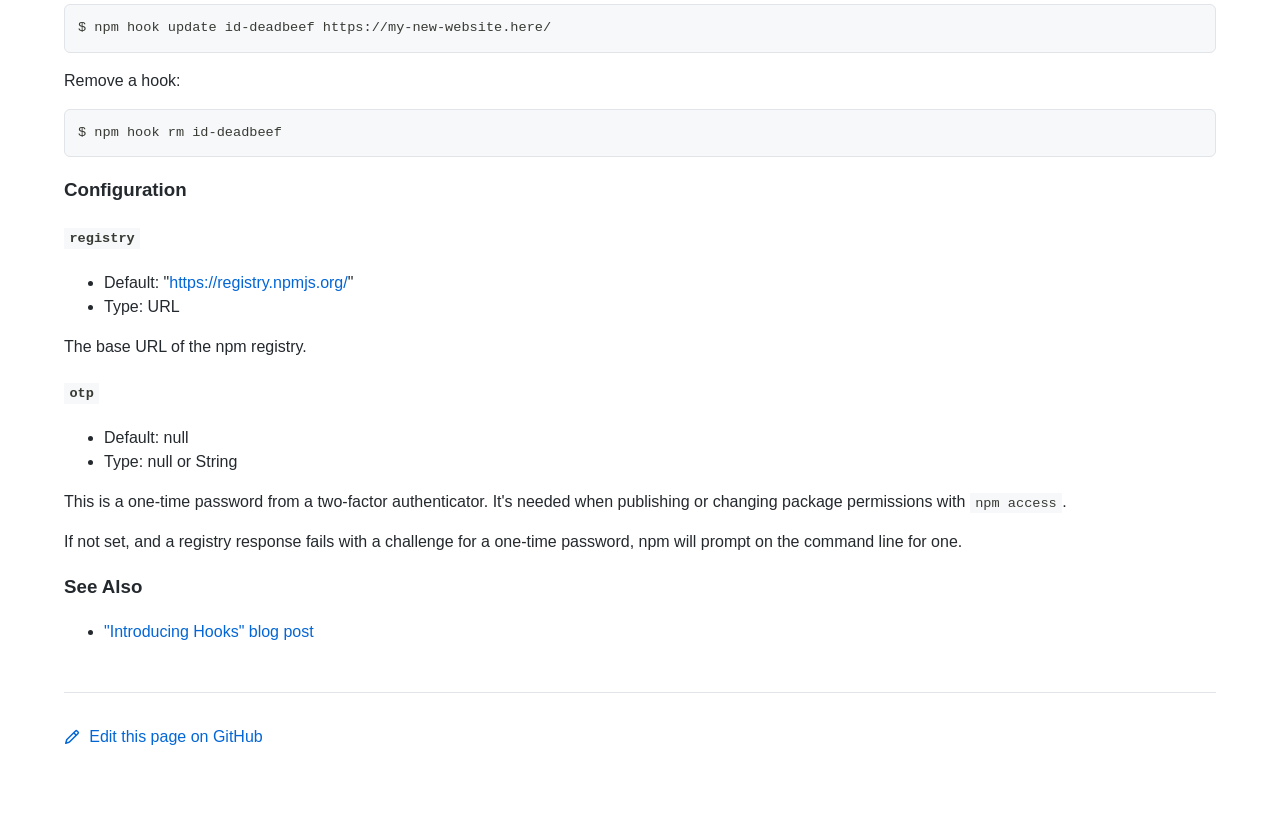
<file: node-v20.11.0-darwin-x64/lib/node_modules/npm/docs/output/commands/npm-hook.html>
<!DOCTYPE html><html><head>
<meta charset="utf-8">
<title>npm-hook</title>
<style>
body {
    background-color: #ffffff;
    color: #24292e;

    margin: 0;

    line-height: 1.5;

    font-family: -apple-system, BlinkMacSystemFont, "Segoe UI", Helvetica, Arial, sans-serif, "Apple Color Emoji", "Segoe UI Emoji";
}
#rainbar {
    height: 10px;
    background-image: linear-gradient(139deg, #fb8817, #ff4b01, #c12127, #e02aff);
}

a {
    text-decoration: none;
    color: #0366d6;
}
a:hover {
    text-decoration: underline;
}

pre {
    margin: 1em 0px;
    padding: 1em;
    border: solid 1px #e1e4e8;
    border-radius: 6px;

    display: block;
    overflow: auto;

    white-space: pre;

    background-color: #f6f8fa;
    color: #393a34;
}
code {
    font-family: SFMono-Regular, Consolas, "Liberation Mono", Menlo, Courier, monospace;
    font-size: 85%;
    padding: 0.2em 0.4em;
    background-color: #f6f8fa;
    color: #393a34;
}
pre > code {
    padding: 0;
    background-color: inherit;
    color: inherit;
}
h1, h2, h3 {
    font-weight: 600;
}

#logobar {
    background-color: #333333;
    margin: 0 auto;
    padding: 1em 4em;
}
#logobar .logo {
    float: left;
}
#logobar .title {
    font-weight: 600;
    color: #dddddd;
    float: left;
    margin: 5px 0 0 1em;
}
#logobar:after {
    content: "";
    display: block;
    clear: both;
}

#content {
    margin: 0 auto;
    padding: 0 4em;
}

#table_of_contents > h2 {
    font-size: 1.17em;
}
#table_of_contents ul:first-child {
    border: solid 1px #e1e4e8;
    border-radius: 6px;
    padding: 1em;
    background-color: #f6f8fa;
    color: #393a34;
}
#table_of_contents ul {
    list-style-type: none;
    padding-left: 1.5em;
}
#table_of_contents li {
    font-size: 0.9em;
}
#table_of_contents li a {
    color: #000000;
}

header.title {
    border-bottom: solid 1px #e1e4e8;
}
header.title > h1 {
    margin-bottom: 0.25em;
}
header.title > .description {
    display: block;
    margin-bottom: 0.5em;
    line-height: 1;
}

footer#edit {
    border-top: solid 1px #e1e4e8;
    margin: 3em 0 4em 0;
    padding-top: 2em;
}
</style>
</head>
<body>
<div id="banner">
<div id="rainbar"></div>
<div id="logobar">
<svg class="logo" role="img" height="32" width="32" viewBox="0 0 700 700">
<polygon fill="#cb0000" points="0,700 700,700 700,0 0,0"></polygon>
<polygon fill="#ffffff" points="150,550 350,550 350,250 450,250 450,550 550,550 550,150 150,150"></polygon>
</svg>
<div class="title">
npm command-line interface
</div>
</div>
</div>

<section id="content">
<header class="title">
<h1 id="npm-hook">npm-hook</h1>
<span class="description">Manage registry hooks</span>
</header>

<section id="table_of_contents">
<h2 id="table-of-contents">Table of contents</h2>
<div id="_table_of_contents"><ul><li><a href="#synopsis">Synopsis</a></li><li><a href="#description">Description</a></li><li><a href="#example">Example</a></li><li><a href="#configuration">Configuration</a></li><ul><li><a href="#registry"><code>registry</code></a></li><li><a href="#otp"><code>otp</code></a></li></ul><li><a href="#see-also">See Also</a></li></ul></div>
</section>

<div id="_content"><h3 id="synopsis">Synopsis</h3>
<pre><code class="language-bash">npm hook add &lt;pkg&gt; &lt;url&gt; &lt;secret&gt; [--type=&lt;type&gt;]
npm hook ls [pkg]
npm hook rm &lt;id&gt;
npm hook update &lt;id&gt; &lt;url&gt; &lt;secret&gt;
</code></pre>
<p>Note: This command is unaware of workspaces.</p>
<h3 id="description">Description</h3>
<p>Allows you to manage <a href="https://blog.npmjs.org/post/145260155635/introducing-hooks-get-notifications-of-npm">npm
hooks</a>,
including adding, removing, listing, and updating.</p>
<p>Hooks allow you to configure URL endpoints that will be notified whenever a
change happens to any of the supported entity types. Three different types
of entities can be watched by hooks: packages, owners, and scopes.</p>
<p>To create a package hook, simply reference the package name.</p>
<p>To create an owner hook, prefix the owner name with <code>~</code> (as in,
<code>~youruser</code>).</p>
<p>To create a scope hook, prefix the scope name with <code>@</code> (as in,
<code>@yourscope</code>).</p>
<p>The hook <code>id</code> used by <code>update</code> and <code>rm</code> are the IDs listed in <code>npm hook ls</code>
for that particular hook.</p>
<p>The shared secret will be sent along to the URL endpoint so you can verify
the request came from your own configured hook.</p>
<h3 id="example">Example</h3>
<p>Add a hook to watch a package for changes:</p>
<pre><code class="language-bash">$ npm hook add lodash https://example.com/ my-shared-secret
</code></pre>
<p>Add a hook to watch packages belonging to the user <code>substack</code>:</p>
<pre><code class="language-bash">$ npm hook add ~substack https://example.com/ my-shared-secret
</code></pre>
<p>Add a hook to watch packages in the scope <code>@npm</code></p>
<pre><code class="language-bash">$ npm hook add @npm https://example.com/ my-shared-secret
</code></pre>
<p>List all your active hooks:</p>
<pre><code class="language-bash">$ npm hook ls
</code></pre>
<p>List your active hooks for the <code>lodash</code> package:</p>
<pre><code class="language-bash">$ npm hook ls lodash
</code></pre>
<p>Update an existing hook's url:</p>
<pre><code class="language-bash">$ npm hook update id-deadbeef https://my-new-website.here/
</code></pre>
<p>Remove a hook:</p>
<pre><code class="language-bash">$ npm hook rm id-deadbeef
</code></pre>
<h3 id="configuration">Configuration</h3>
<h4 id="registry"><code>registry</code></h4>
<ul>
<li>Default: "<a href="https://registry.npmjs.org/">https://registry.npmjs.org/</a>"</li>
<li>Type: URL</li>
</ul>
<p>The base URL of the npm registry.</p>
<h4 id="otp"><code>otp</code></h4>
<ul>
<li>Default: null</li>
<li>Type: null or String</li>
</ul>
<p>This is a one-time password from a two-factor authenticator. It's needed
when publishing or changing package permissions with <code>npm access</code>.</p>
<p>If not set, and a registry response fails with a challenge for a one-time
password, npm will prompt on the command line for one.</p>
<h3 id="see-also">See Also</h3>
<ul>
<li><a href="https://blog.npmjs.org/post/145260155635/introducing-hooks-get-notifications-of-npm">"Introducing Hooks" blog post</a></li>
</ul></div>

<footer id="edit">
<a href="https://github.com/npm/cli/edit/latest/docs/content/commands/npm-hook.md">
<svg role="img" viewBox="0 0 16 16" width="16" height="16" fill="currentcolor" style="vertical-align: text-bottom; margin-right: 0.3em;">
<path fill-rule="evenodd" d="M11.013 1.427a1.75 1.75 0 012.474 0l1.086 1.086a1.75 1.75 0 010 2.474l-8.61 8.61c-.21.21-.47.364-.756.445l-3.251.93a.75.75 0 01-.927-.928l.929-3.25a1.75 1.75 0 01.445-.758l8.61-8.61zm1.414 1.06a.25.25 0 00-.354 0L10.811 3.75l1.439 1.44 1.263-1.263a.25.25 0 000-.354l-1.086-1.086zM11.189 6.25L9.75 4.81l-6.286 6.287a.25.25 0 00-.064.108l-.558 1.953 1.953-.558a.249.249 0 00.108-.064l6.286-6.286z"></path>
</svg>
Edit this page on GitHub
</a>
</footer>
</section>



</body></html>
</file>
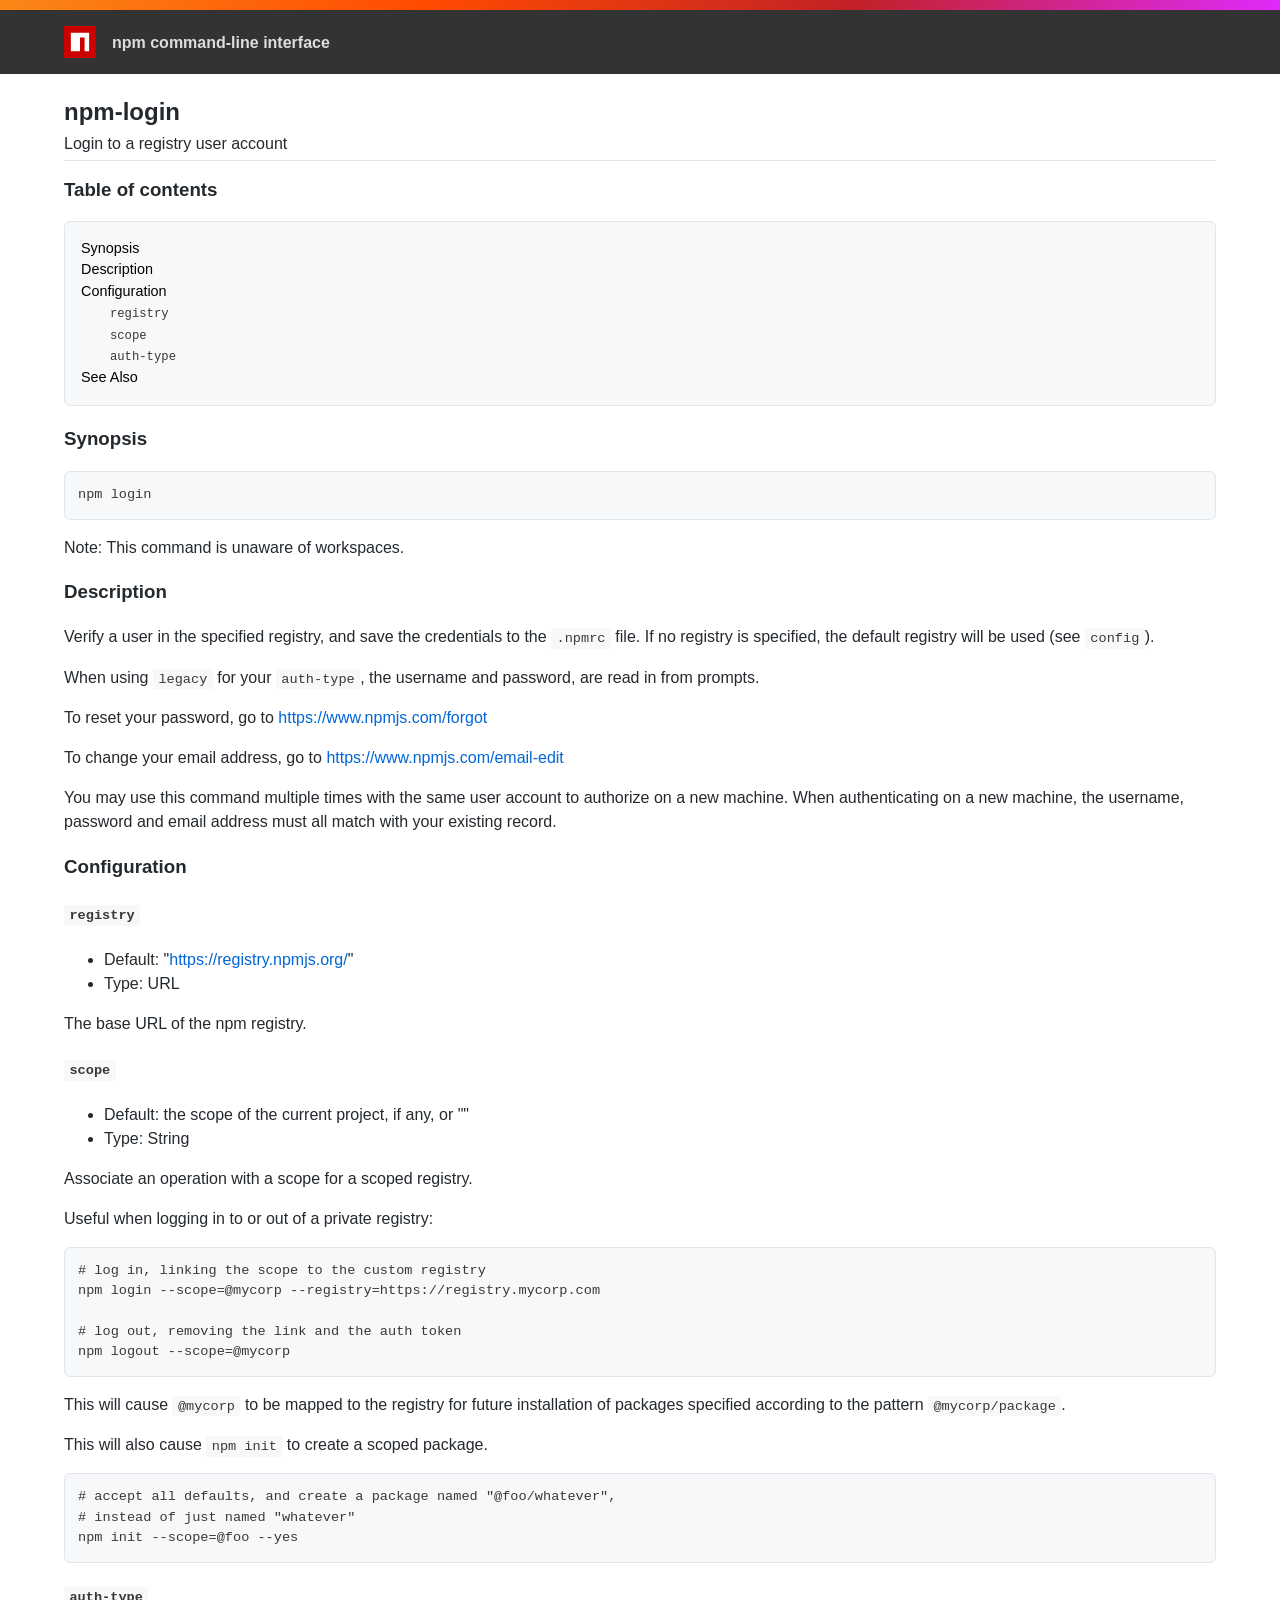
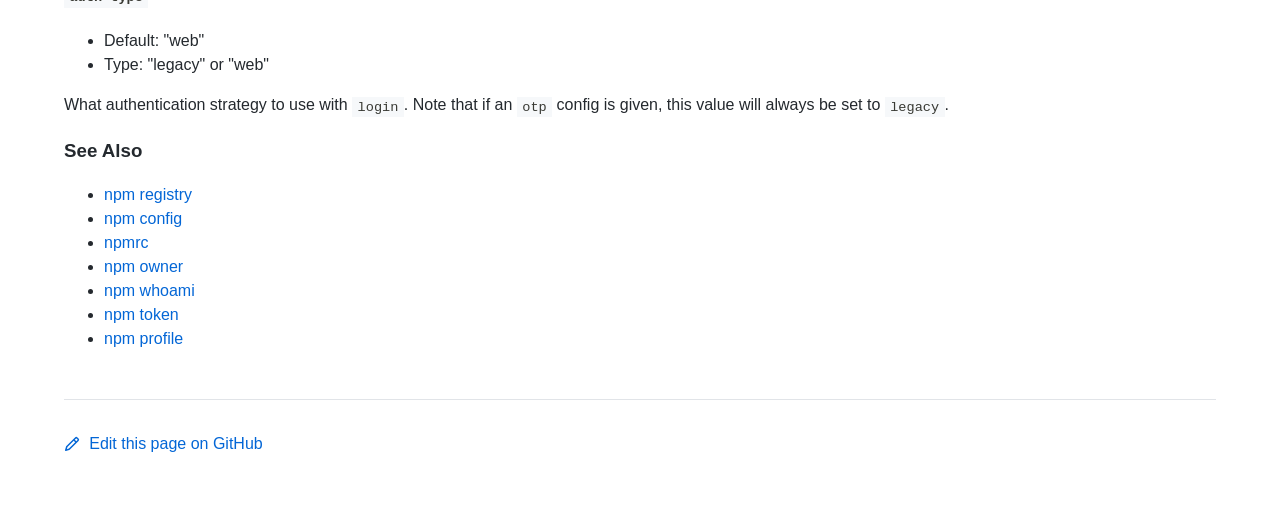
<file: node-v20.11.0-darwin-x64/lib/node_modules/npm/docs/output/commands/npm-login.html>
<!DOCTYPE html><html><head>
<meta charset="utf-8">
<title>npm-login</title>
<style>
body {
    background-color: #ffffff;
    color: #24292e;

    margin: 0;

    line-height: 1.5;

    font-family: -apple-system, BlinkMacSystemFont, "Segoe UI", Helvetica, Arial, sans-serif, "Apple Color Emoji", "Segoe UI Emoji";
}
#rainbar {
    height: 10px;
    background-image: linear-gradient(139deg, #fb8817, #ff4b01, #c12127, #e02aff);
}

a {
    text-decoration: none;
    color: #0366d6;
}
a:hover {
    text-decoration: underline;
}

pre {
    margin: 1em 0px;
    padding: 1em;
    border: solid 1px #e1e4e8;
    border-radius: 6px;

    display: block;
    overflow: auto;

    white-space: pre;

    background-color: #f6f8fa;
    color: #393a34;
}
code {
    font-family: SFMono-Regular, Consolas, "Liberation Mono", Menlo, Courier, monospace;
    font-size: 85%;
    padding: 0.2em 0.4em;
    background-color: #f6f8fa;
    color: #393a34;
}
pre > code {
    padding: 0;
    background-color: inherit;
    color: inherit;
}
h1, h2, h3 {
    font-weight: 600;
}

#logobar {
    background-color: #333333;
    margin: 0 auto;
    padding: 1em 4em;
}
#logobar .logo {
    float: left;
}
#logobar .title {
    font-weight: 600;
    color: #dddddd;
    float: left;
    margin: 5px 0 0 1em;
}
#logobar:after {
    content: "";
    display: block;
    clear: both;
}

#content {
    margin: 0 auto;
    padding: 0 4em;
}

#table_of_contents > h2 {
    font-size: 1.17em;
}
#table_of_contents ul:first-child {
    border: solid 1px #e1e4e8;
    border-radius: 6px;
    padding: 1em;
    background-color: #f6f8fa;
    color: #393a34;
}
#table_of_contents ul {
    list-style-type: none;
    padding-left: 1.5em;
}
#table_of_contents li {
    font-size: 0.9em;
}
#table_of_contents li a {
    color: #000000;
}

header.title {
    border-bottom: solid 1px #e1e4e8;
}
header.title > h1 {
    margin-bottom: 0.25em;
}
header.title > .description {
    display: block;
    margin-bottom: 0.5em;
    line-height: 1;
}

footer#edit {
    border-top: solid 1px #e1e4e8;
    margin: 3em 0 4em 0;
    padding-top: 2em;
}
</style>
</head>
<body>
<div id="banner">
<div id="rainbar"></div>
<div id="logobar">
<svg class="logo" role="img" height="32" width="32" viewBox="0 0 700 700">
<polygon fill="#cb0000" points="0,700 700,700 700,0 0,0"></polygon>
<polygon fill="#ffffff" points="150,550 350,550 350,250 450,250 450,550 550,550 550,150 150,150"></polygon>
</svg>
<div class="title">
npm command-line interface
</div>
</div>
</div>

<section id="content">
<header class="title">
<h1 id="npm-login">npm-login</h1>
<span class="description">Login to a registry user account</span>
</header>

<section id="table_of_contents">
<h2 id="table-of-contents">Table of contents</h2>
<div id="_table_of_contents"><ul><li><a href="#synopsis">Synopsis</a></li><li><a href="#description">Description</a></li><li><a href="#configuration">Configuration</a></li><ul><li><a href="#registry"><code>registry</code></a></li><li><a href="#scope"><code>scope</code></a></li><li><a href="#auth-type"><code>auth-type</code></a></li></ul><li><a href="#see-also">See Also</a></li></ul></div>
</section>

<div id="_content"><h3 id="synopsis">Synopsis</h3>
<pre><code class="language-bash">npm login
</code></pre>
<p>Note: This command is unaware of workspaces.</p>
<h3 id="description">Description</h3>
<p>Verify a user in the specified registry, and save the credentials to the
<code>.npmrc</code> file. If no registry is specified, the default registry will be
used (see <a href="../using-npm/config.html"><code>config</code></a>).</p>
<p>When using <code>legacy</code> for your <code>auth-type</code>, the username and password, are
read in from prompts.</p>
<p>To reset your password, go to <a href="https://www.npmjs.com/forgot">https://www.npmjs.com/forgot</a></p>
<p>To change your email address, go to <a href="https://www.npmjs.com/email-edit">https://www.npmjs.com/email-edit</a></p>
<p>You may use this command multiple times with the same user account to
authorize on a new machine.  When authenticating on a new machine,
the username, password and email address must all match with
your existing record.</p>
<h3 id="configuration">Configuration</h3>
<h4 id="registry"><code>registry</code></h4>
<ul>
<li>Default: "<a href="https://registry.npmjs.org/">https://registry.npmjs.org/</a>"</li>
<li>Type: URL</li>
</ul>
<p>The base URL of the npm registry.</p>
<h4 id="scope"><code>scope</code></h4>
<ul>
<li>Default: the scope of the current project, if any, or ""</li>
<li>Type: String</li>
</ul>
<p>Associate an operation with a scope for a scoped registry.</p>
<p>Useful when logging in to or out of a private registry:</p>
<pre><code># log in, linking the scope to the custom registry
npm login --scope=@mycorp --registry=https://registry.mycorp.com

# log out, removing the link and the auth token
npm logout --scope=@mycorp
</code></pre>
<p>This will cause <code>@mycorp</code> to be mapped to the registry for future
installation of packages specified according to the pattern
<code>@mycorp/package</code>.</p>
<p>This will also cause <code>npm init</code> to create a scoped package.</p>
<pre><code># accept all defaults, and create a package named "@foo/whatever",
# instead of just named "whatever"
npm init --scope=@foo --yes
</code></pre>
<h4 id="auth-type"><code>auth-type</code></h4>
<ul>
<li>Default: "web"</li>
<li>Type: "legacy" or "web"</li>
</ul>
<p>What authentication strategy to use with <code>login</code>. Note that if an <code>otp</code>
config is given, this value will always be set to <code>legacy</code>.</p>
<h3 id="see-also">See Also</h3>
<ul>
<li><a href="../using-npm/registry.html">npm registry</a></li>
<li><a href="../commands/npm-config.html">npm config</a></li>
<li><a href="../configuring-npm/npmrc.html">npmrc</a></li>
<li><a href="../commands/npm-owner.html">npm owner</a></li>
<li><a href="../commands/npm-whoami.html">npm whoami</a></li>
<li><a href="../commands/npm-token.html">npm token</a></li>
<li><a href="../commands/npm-profile.html">npm profile</a></li>
</ul></div>

<footer id="edit">
<a href="https://github.com/npm/cli/edit/latest/docs/content/commands/npm-login.md">
<svg role="img" viewBox="0 0 16 16" width="16" height="16" fill="currentcolor" style="vertical-align: text-bottom; margin-right: 0.3em;">
<path fill-rule="evenodd" d="M11.013 1.427a1.75 1.75 0 012.474 0l1.086 1.086a1.75 1.75 0 010 2.474l-8.61 8.61c-.21.21-.47.364-.756.445l-3.251.93a.75.75 0 01-.927-.928l.929-3.25a1.75 1.75 0 01.445-.758l8.61-8.61zm1.414 1.06a.25.25 0 00-.354 0L10.811 3.75l1.439 1.44 1.263-1.263a.25.25 0 000-.354l-1.086-1.086zM11.189 6.25L9.75 4.81l-6.286 6.287a.25.25 0 00-.064.108l-.558 1.953 1.953-.558a.249.249 0 00.108-.064l6.286-6.286z"></path>
</svg>
Edit this page on GitHub
</a>
</footer>
</section>



</body></html>
</file>
